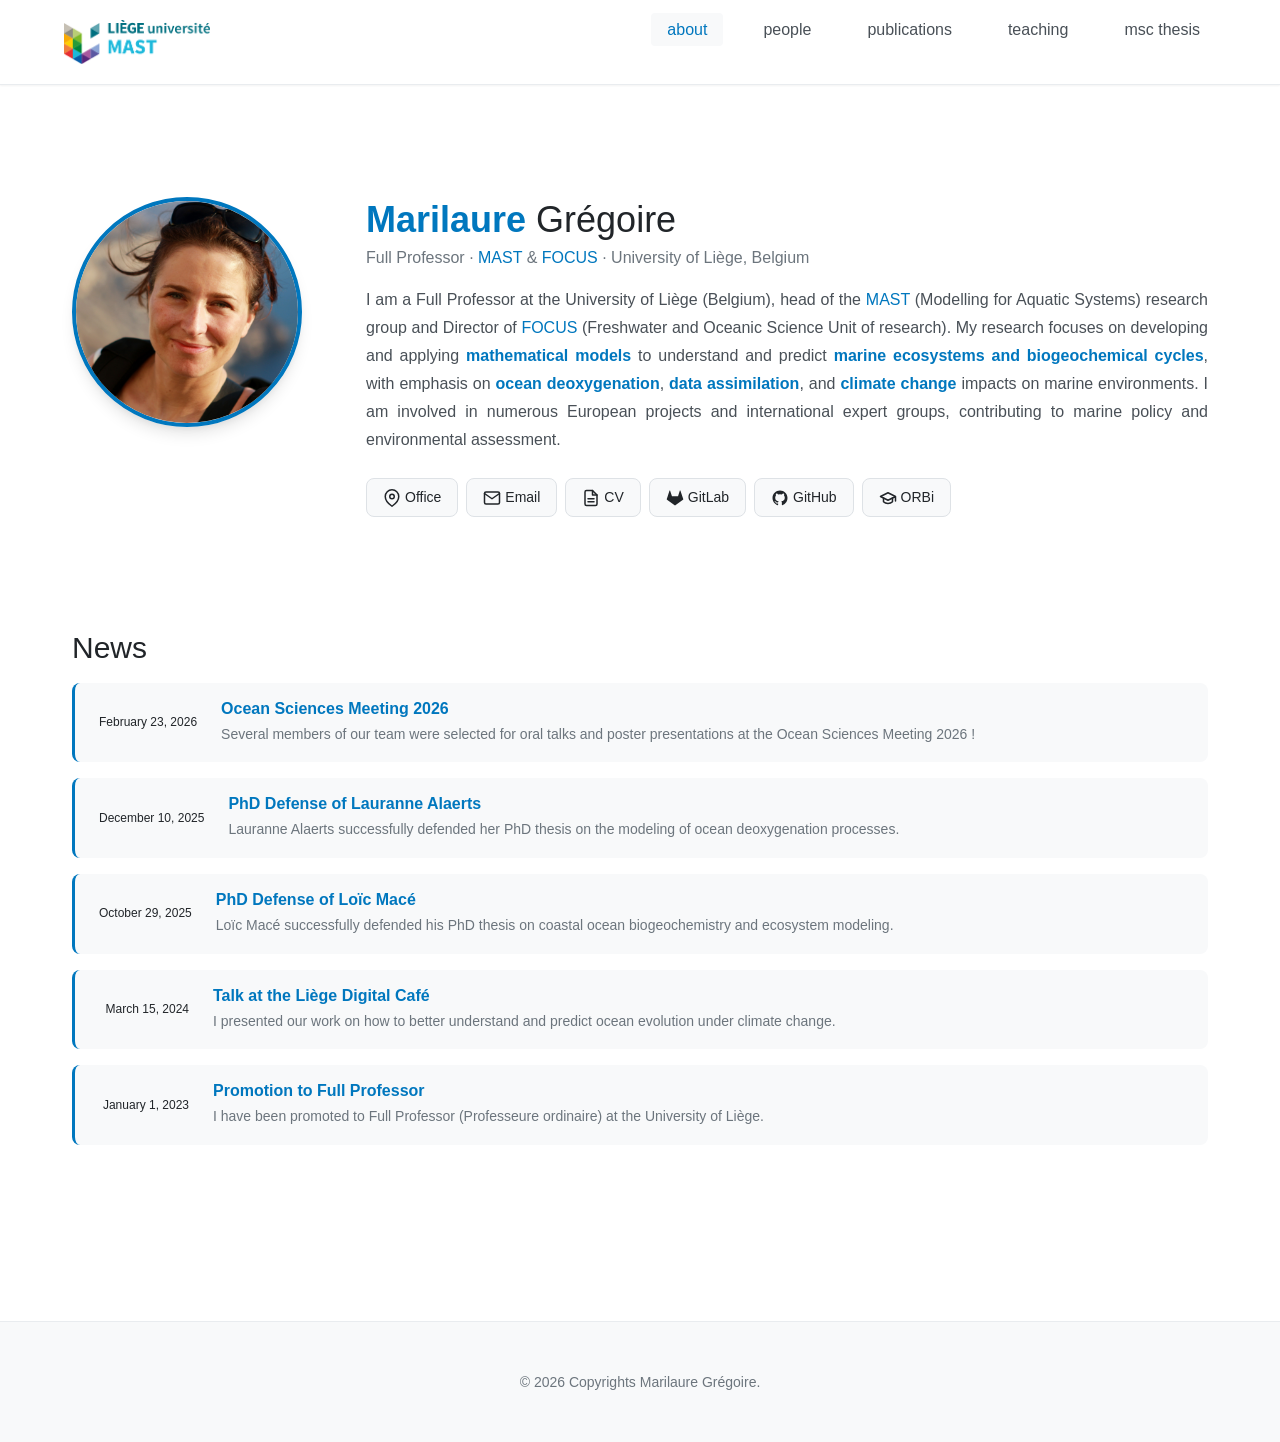
<file: index.html>
<!DOCTYPE html>
<html lang="en">
<head>
    <meta charset="UTF-8">
    <meta name="viewport" content="width=device-width, initial-scale=1.0">
    <meta name="description" content="Marilaure Grégoire - Full Professor at University of Liège, Director of MAST research group specializing in marine ecosystem modeling and ocean biogeochemistry.">
    <meta name="keywords" content="Marilaure Grégoire, MAST, ocean modeling, marine ecosystems, biogeochemistry, data assimilation, ULiège">
    <meta name="author" content="Marilaure Grégoire">

    <!-- Open Graph meta tags -->
    <meta property="og:title" content="Modelling for Aquatic Systems (MAST)">
    <meta property="og:type" content="website">

    <title>Marilaure Grégoire - About</title>

    <!-- Stylesheet -->
    <link rel="stylesheet" href="css/main.css">
</head>
<body>
    <!-- Header & Navigation -->
    <header class="site-header">
        <nav class="nav-container">
            <img src="assets/mast.png" alt="MAST" class="nav-logo-mast">
            <button class="mobile-menu-toggle" aria-label="Toggle navigation menu">☰</button>

            <ul class="nav-menu">
                <li><a href="index.html" class="active">about</a></li>
                <li><a href="pages/people.html">people</a></li>
                <li><a href="pages/publications.html">publications</a></li>
                <li><a href="pages/teaching.html">teaching</a></li>
                <li><a href="pages/thesis-topics.html">msc thesis</a></li>
            </ul>
        </nav>
    </header>

    <!-- Main Content -->
    <main class="main-content">
        <!-- Hero Section -->
        <section class="hero">
            <img src="assets/people/marilaure_gregoire.jpg"
                 alt="Marilaure Grégoire"
                 class="hero-image"
                 loading="lazy">

            <div class="hero-content">
                <h1 class="hero-title"><strong class="name-first">Marilaure</strong> Grégoire</h1>
                <p class="hero-subtitle">
                    Full Professor &middot;
                    <a href="https://www.mast.uliege.be/" target="_blank" rel="noopener">MAST</a>
                    &amp;
                    <a href="https://www.focus.uliege.be/" target="_blank" rel="noopener">FOCUS</a>
                    &middot; University of Liège, Belgium
                </p>

                <p class="hero-bio">
                    I am a Full Professor at the University of Liège (Belgium), head of the
                    <a href="https://www.mast.uliege.be/" target="_blank" rel="noopener">MAST</a>
                    (Modelling for Aquatic Systems) research group and Director of
                    <a href="https://www.focus.uliege.be/" target="_blank" rel="noopener">FOCUS</a>
                    (Freshwater and Oceanic Science Unit of research). My research focuses on
                    developing and applying <strong class="topic-highlight">mathematical models</strong> to understand and predict
                    <strong class="topic-highlight">marine ecosystems and biogeochemical cycles</strong>, with emphasis on
                    <strong class="topic-highlight">ocean deoxygenation</strong>,
                    <strong class="topic-highlight">data assimilation</strong>, and
                    <strong class="topic-highlight">climate change</strong> impacts on marine environments. I am
                    involved in numerous European projects and international expert groups,
                    contributing to marine policy and environmental assessment.
                </p>

                <div class="hero-links">
                    <a href="https://maps.app.goo.gl/ySG5SSZdLDBRMUTg8" target="_blank" rel="noopener">
                        <svg width="18" height="18" viewBox="0 0 24 24" fill="none" stroke="currentColor" stroke-width="2" stroke-linecap="round" stroke-linejoin="round" aria-hidden="true"><path d="M21 10c0 7-9 13-9 13s-9-6-9-13a9 9 0 0 1 18 0z"/><circle cx="12" cy="10" r="3"/></svg>
                        <span class="link-label">Office</span>
                    </a>
                    <a href="mailto:mgregoire@uliege.be">
                        <svg width="18" height="18" viewBox="0 0 24 24" fill="none" stroke="currentColor" stroke-width="2" stroke-linecap="round" stroke-linejoin="round" aria-hidden="true"><path d="M4 4h16c1.1 0 2 .9 2 2v12c0 1.1-.9 2-2 2H4c-1.1 0-2-.9-2-2V6c0-1.1.9-2 2-2z"/><polyline points="22,6 12,13 2,6"/></svg>
                        <span class="link-label">Email</span>
                    </a>
                    <a href="assets/cv.pdf" target="_blank">
                        <svg width="18" height="18" viewBox="0 0 24 24" fill="none" stroke="currentColor" stroke-width="2" stroke-linecap="round" stroke-linejoin="round" aria-hidden="true"><path d="M14 2H6a2 2 0 0 0-2 2v16a2 2 0 0 0 2 2h12a2 2 0 0 0 2-2V8z"/><polyline points="14 2 14 8 20 8"/><line x1="16" y1="13" x2="8" y2="13"/><line x1="16" y1="17" x2="8" y2="17"/></svg>
                        <span class="link-label">CV</span>
                    </a>
                    <a href="https://gitlab.uliege.be/especes/mast" target="_blank" rel="noopener">
                        <svg width="18" height="18" viewBox="0 0 24 24" fill="currentColor" aria-hidden="true"><path d="M22.65 14.39L12 22.13 1.35 14.39a.84.84 0 0 1-.3-.94l1.22-3.78 2.44-7.51A.42.42 0 0 1 4.82 2a.43.43 0 0 1 .58 0 .42.42 0 0 1 .11.18l2.44 7.49h8.1l2.44-7.51A.42.42 0 0 1 18.6 2a.43.43 0 0 1 .58 0 .42.42 0 0 1 .11.18l2.44 7.51L23 13.45a.84.84 0 0 1-.35.94z"/></svg>
                        <span class="link-label">GitLab</span>
                    </a>
                    <a href="https://github.com/Modelling-for-Aquatic-Systems" target="_blank" rel="noopener">
                        <svg width="18" height="18" viewBox="0 0 24 24" fill="currentColor" aria-hidden="true"><path d="M12 2C6.477 2 2 6.484 2 12.017c0 4.425 2.865 8.18 6.839 9.504.5.092.682-.217.682-.483 0-.237-.008-.868-.013-1.703-2.782.605-3.369-1.343-3.369-1.343-.454-1.158-1.11-1.466-1.11-1.466-.908-.62.069-.608.069-.608 1.003.07 1.531 1.032 1.531 1.032.892 1.53 2.341 1.088 2.91.832.092-.647.35-1.088.636-1.338-2.22-.253-4.555-1.113-4.555-4.951 0-1.093.39-1.988 1.029-2.688-.103-.253-.446-1.272.098-2.65 0 0 .84-.27 2.75 1.026A9.564 9.564 0 0 1 12 6.844a9.59 9.59 0 0 1 2.504.337c1.909-1.296 2.747-1.027 2.747-1.027.546 1.379.202 2.398.1 2.651.64.7 1.028 1.595 1.028 2.688 0 3.848-2.339 4.695-4.566 4.943.359.309.678.92.678 1.855 0 1.338-.012 2.419-.012 2.747 0 .268.18.58.688.482A10.02 10.02 0 0 0 22 12.017C22 6.484 17.522 2 12 2z"/></svg>
                        <span class="link-label">GitHub</span>
                    </a>
                    <a href="https://orbi.uliege.be/profile?uid=p001781" target="_blank" rel="noopener">
                        <svg width="18" height="18" viewBox="0 0 24 24" fill="none" stroke="currentColor" stroke-width="2" stroke-linecap="round" stroke-linejoin="round" aria-hidden="true"><path d="M22 10v6M2 10l10-5 10 5-10 5z"/><path d="M6 12v5c3 3 9 3 12 0v-5"/></svg>
                        <span class="link-label">ORBi</span>
                    </a>
                </div>
            </div>
        </section>

        <!-- News Section -->
        <section id="news">
            <h2>News</h2>
            <ul class="news-list" id="news-list">
                <li class="news-item">
                    <time class="news-date">Loading…</time>
                    <h3 class="news-title">Please wait</h3>
                    <p class="news-excerpt">News items are being loaded.</p>
                </li>
            </ul>
        </section>
    </main>

    <!-- Footer -->
    <footer class="site-footer">
        <div class="footer-content">
            <p>© 2026 Copyrights Marilaure Grégoire.</p>
        </div>
    </footer>

    <!-- Scripts -->
    <script src="js/navigation.js"></script>
    <script src="js/main.js"></script>
</body>
</html>
</file>
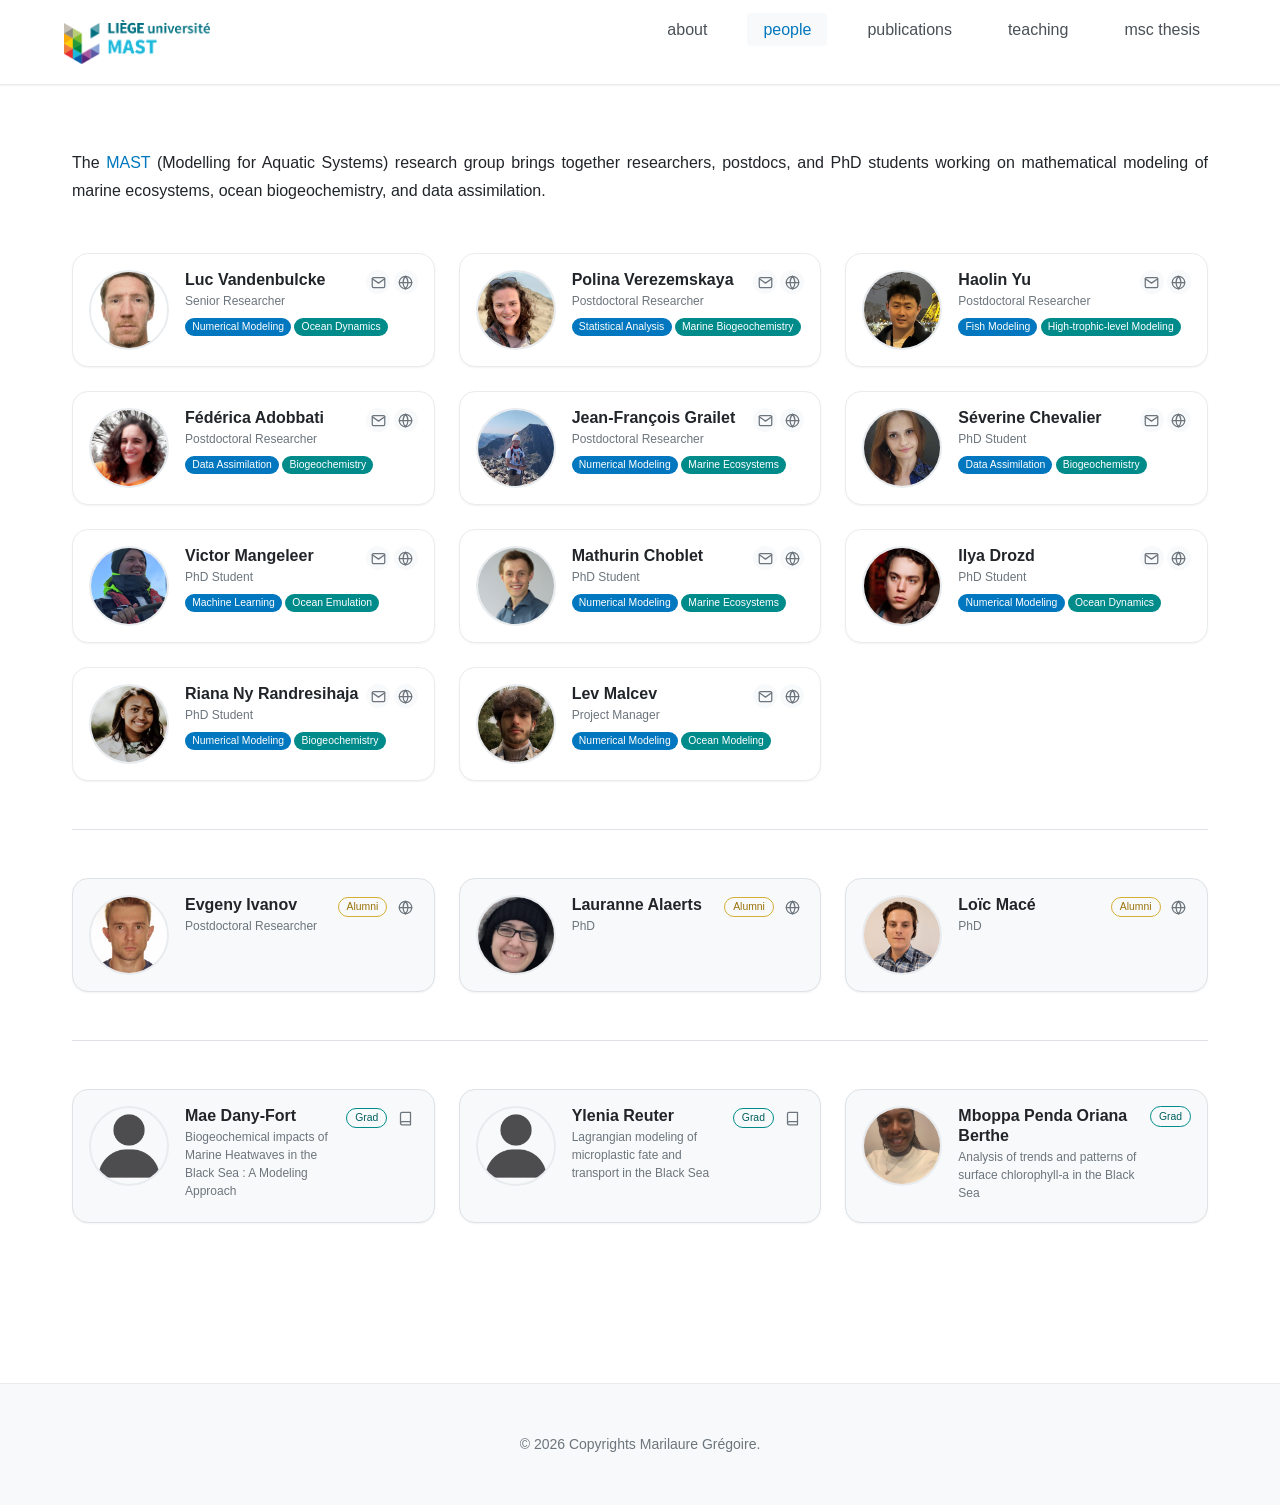
<file: pages/people.html>
<!DOCTYPE html>
<html lang="en">
<head>
    <meta charset="UTF-8">
    <meta name="viewport" content="width=device-width, initial-scale=1.0">
    <meta name="description" content="Meet the MAST research team - postdocs, PhD students working on marine ecosystem modeling and ocean biogeochemistry.">
    <meta name="keywords" content="MAST team, marine research, PhD students, postdocs, ocean modeling">

    <title>Marilaure Grégoire - People</title>

    <!-- Stylesheet -->
    <link rel="stylesheet" href="../css/main.css">
</head>
<body>
    <!-- Header & Navigation -->
    <header class="site-header">
        <nav class="nav-container">
            <img src="../assets/mast.png" alt="MAST" class="nav-logo-mast">
            <button class="mobile-menu-toggle" aria-label="Toggle navigation menu">☰</button>

            <ul class="nav-menu">
                <li><a href="../index.html">about</a></li>
                <li><a href="people.html" class="active">people</a></li>
                <li><a href="publications.html">publications</a></li>
                <li><a href="teaching.html">teaching</a></li>
                <li><a href="thesis-topics.html">msc thesis</a></li>
            </ul>
        </nav>
    </header>

    <!-- Main Content -->
    <main class="main-content">
        <p class="mb-2xl" style="text-align: justify;">
            The <a href="https://www.mast.uliege.be/" target="_blank" rel="noopener">MAST</a>
            (Modelling for Aquatic Systems) research group brings together researchers,
            postdocs, and PhD students working on mathematical modeling of marine ecosystems,
            ocean biogeochemistry, and data assimilation.
        </p>

        <!-- Current team grid -->
        <div class="grid grid-cols-1 grid-cols-2-md grid-cols-3-lg" id="team-grid">
            <div class="person-card">
                <p class="person-role">Loading team members…</p>
            </div>
        </div>

        <hr class="section-divider">

        <!-- Alumni section -->
        <div class="grid grid-cols-1 grid-cols-2-md grid-cols-3-lg" id="alumni-grid">
            <p style="color: var(--gray-600);">Loading alumni…</p>
        </div>

        <hr class="section-divider">

        <!-- Master Students section -->
        <div class="grid grid-cols-1 grid-cols-2-md grid-cols-3-lg" id="master-grid">
            <p style="color: var(--gray-600);">Loading master students…</p>
        </div>

    </main>

    <!-- Footer -->
    <footer class="site-footer">
        <div class="footer-content">
            <p>© 2026 Copyrights Marilaure Grégoire.</p>
        </div>
    </footer>

    <!-- Scripts -->
    <script src="../js/navigation.js"></script>
    <script src="../js/main.js"></script>
    <script src="../js/people.js"></script>
</body>
</html>
</file>
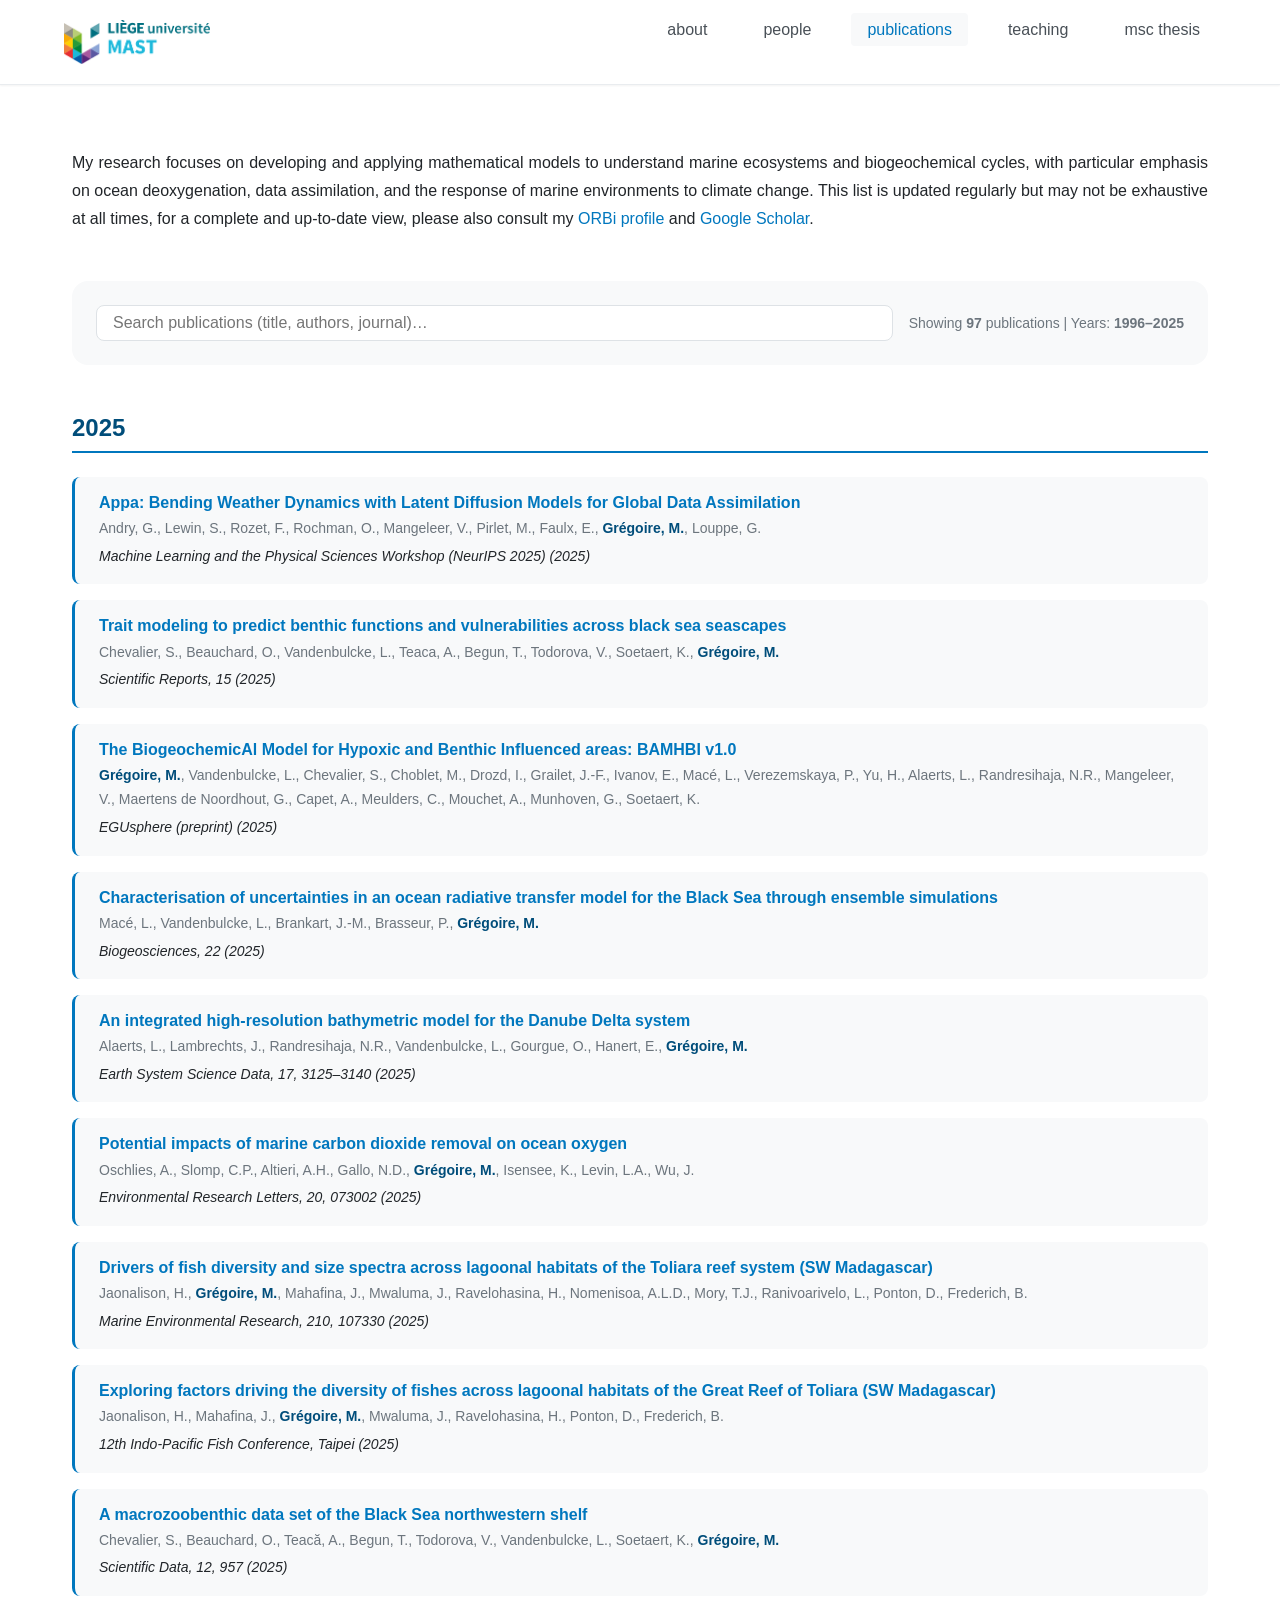
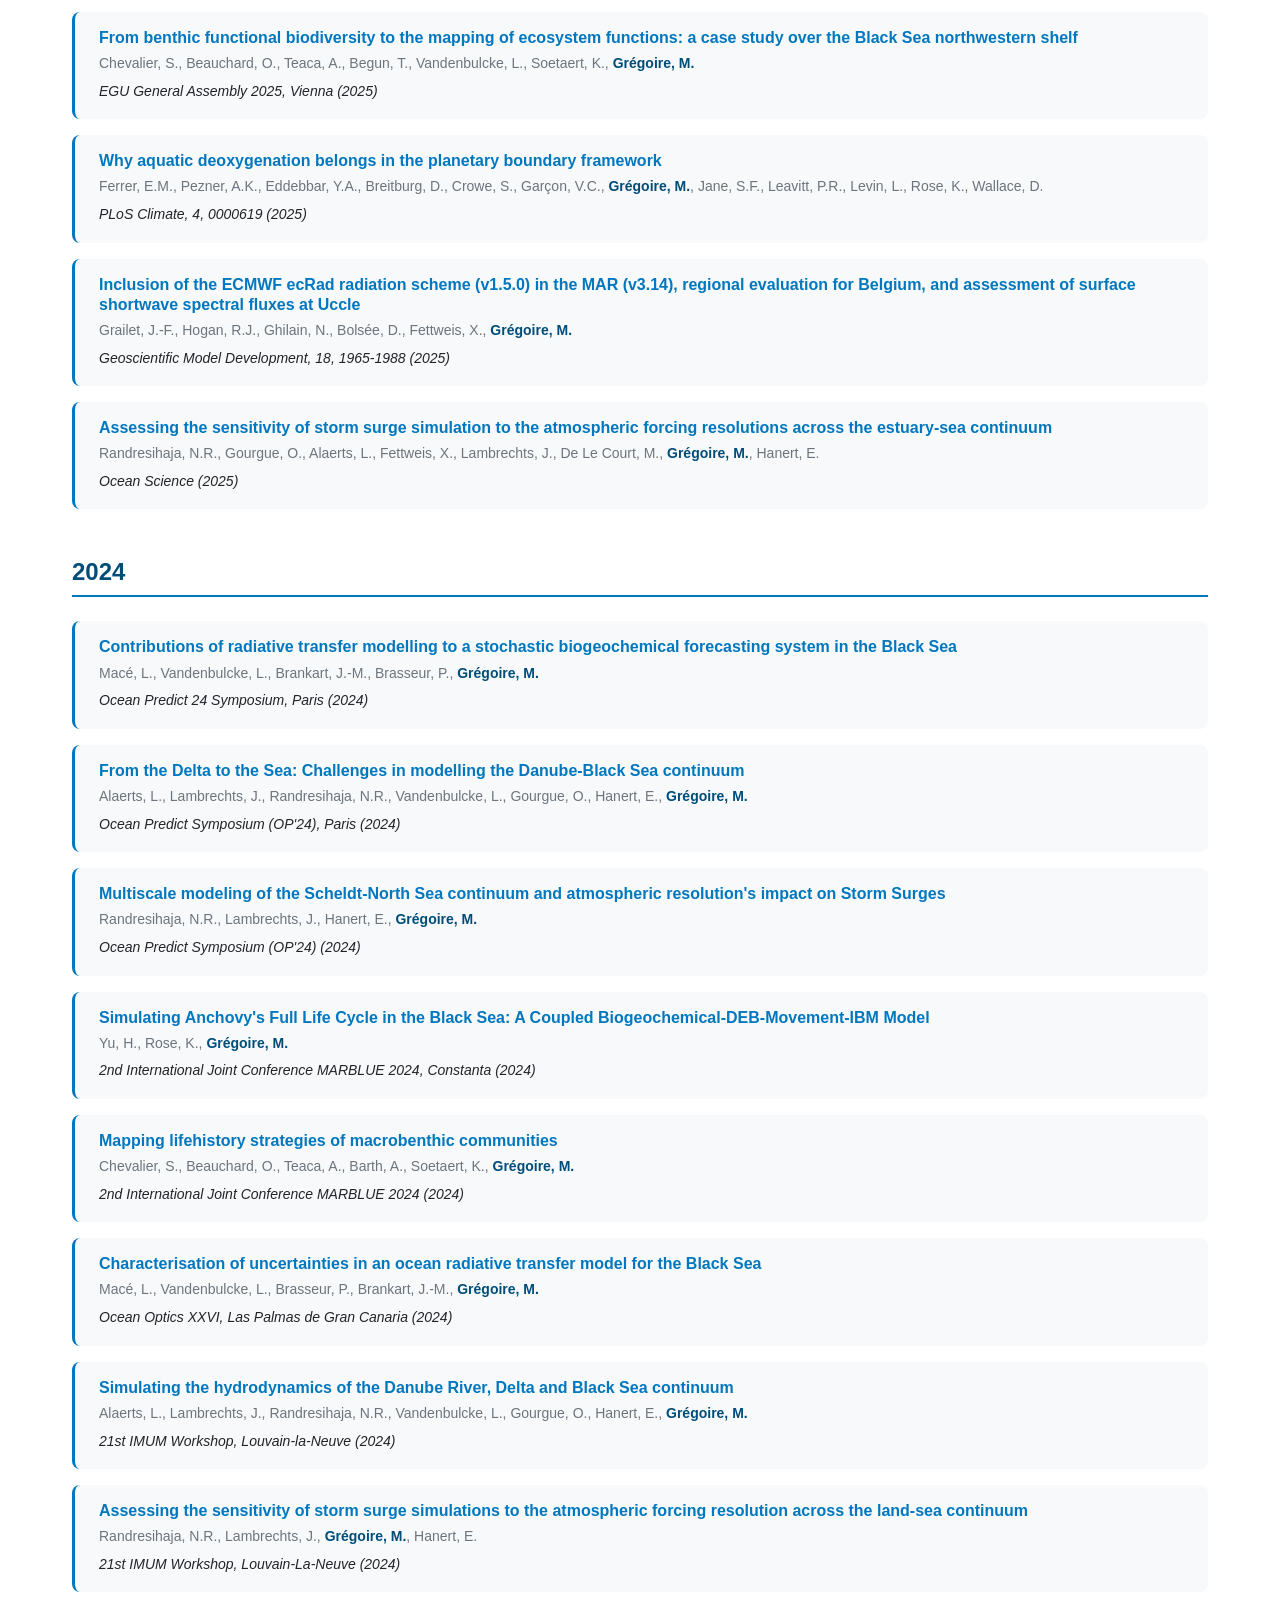
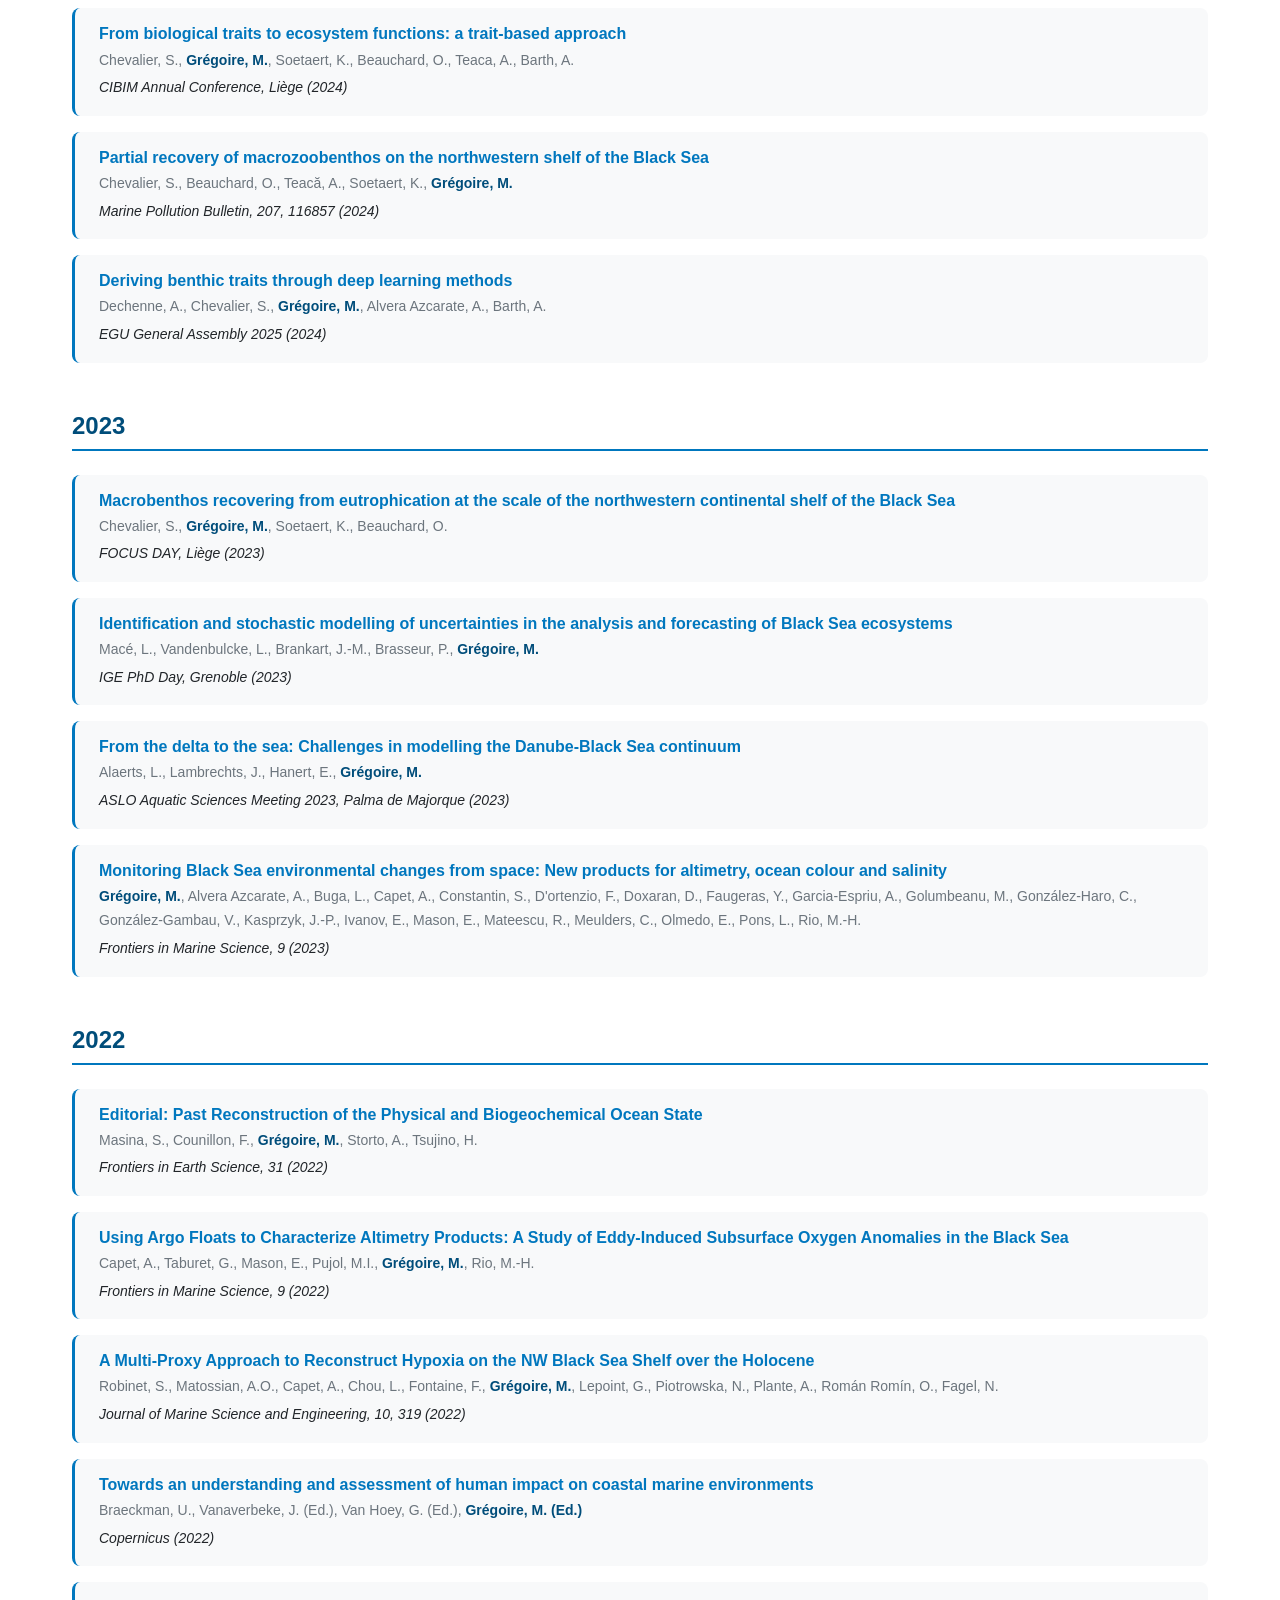
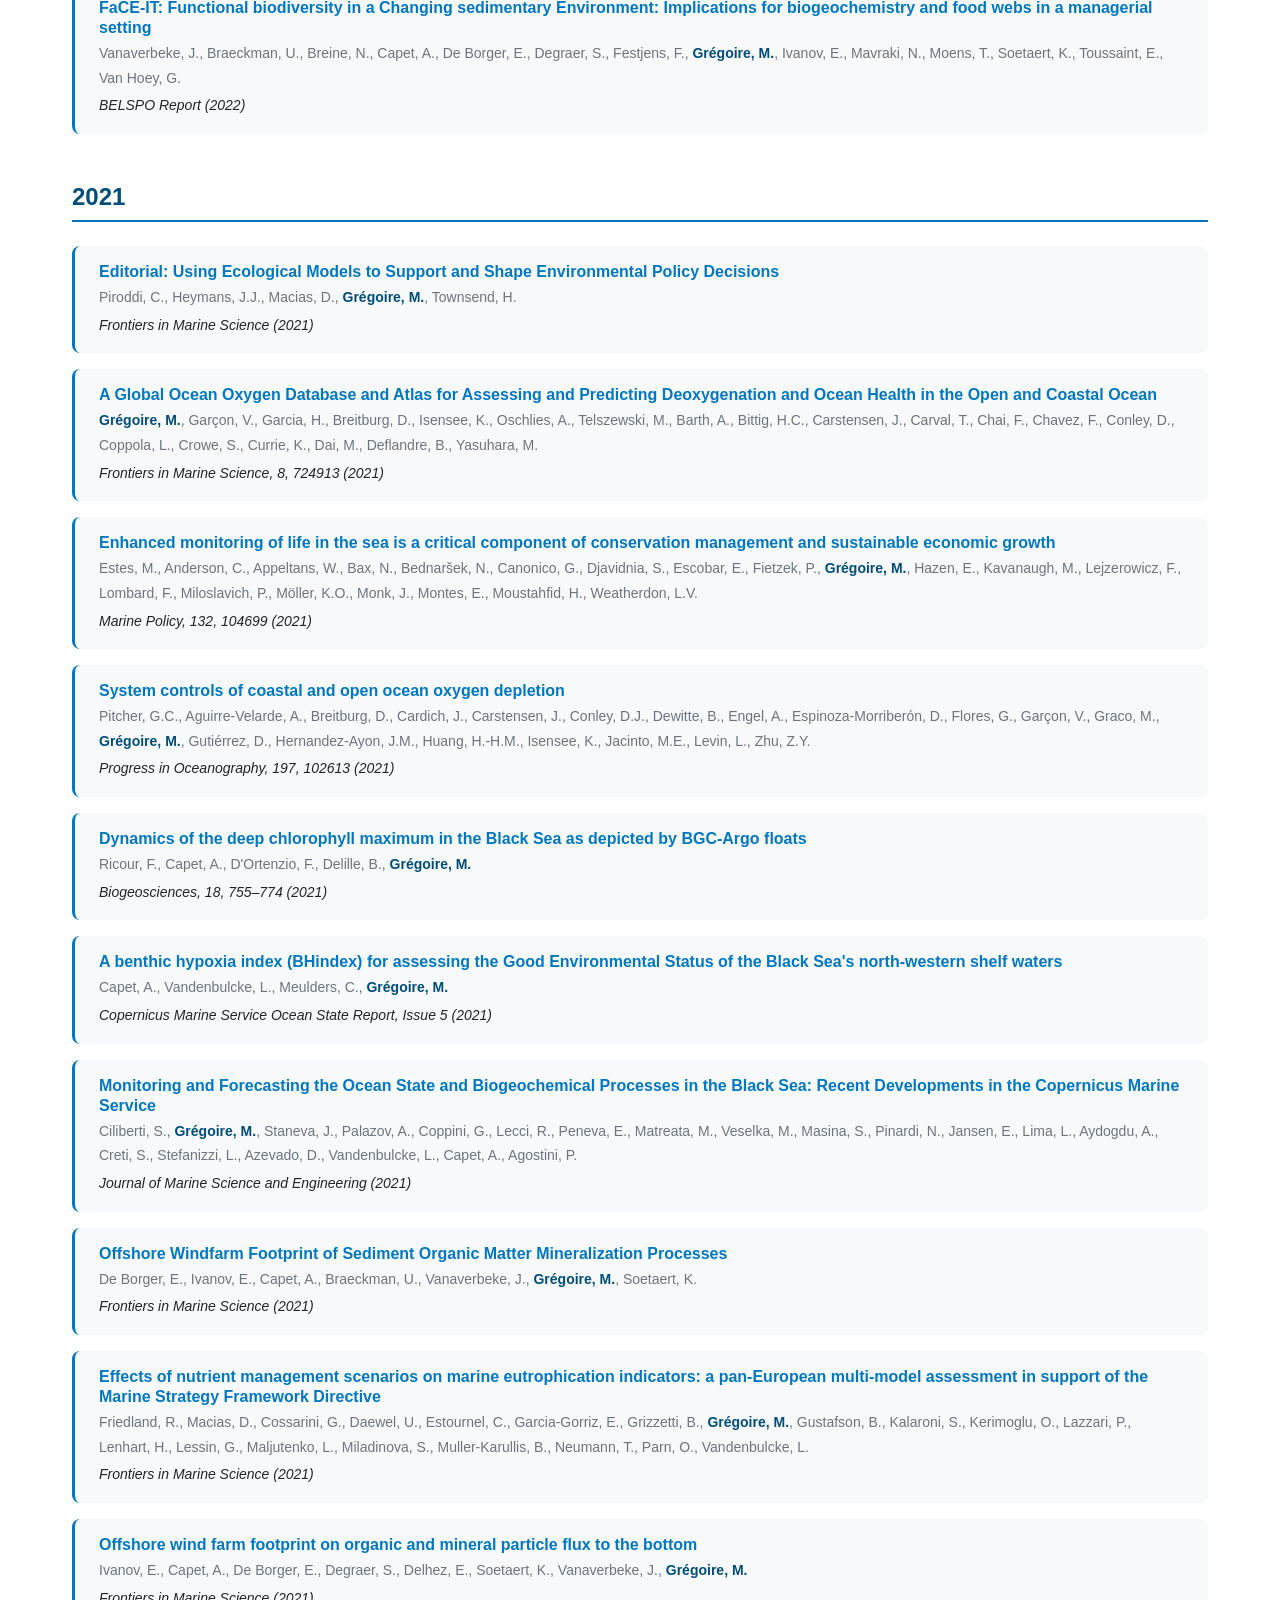
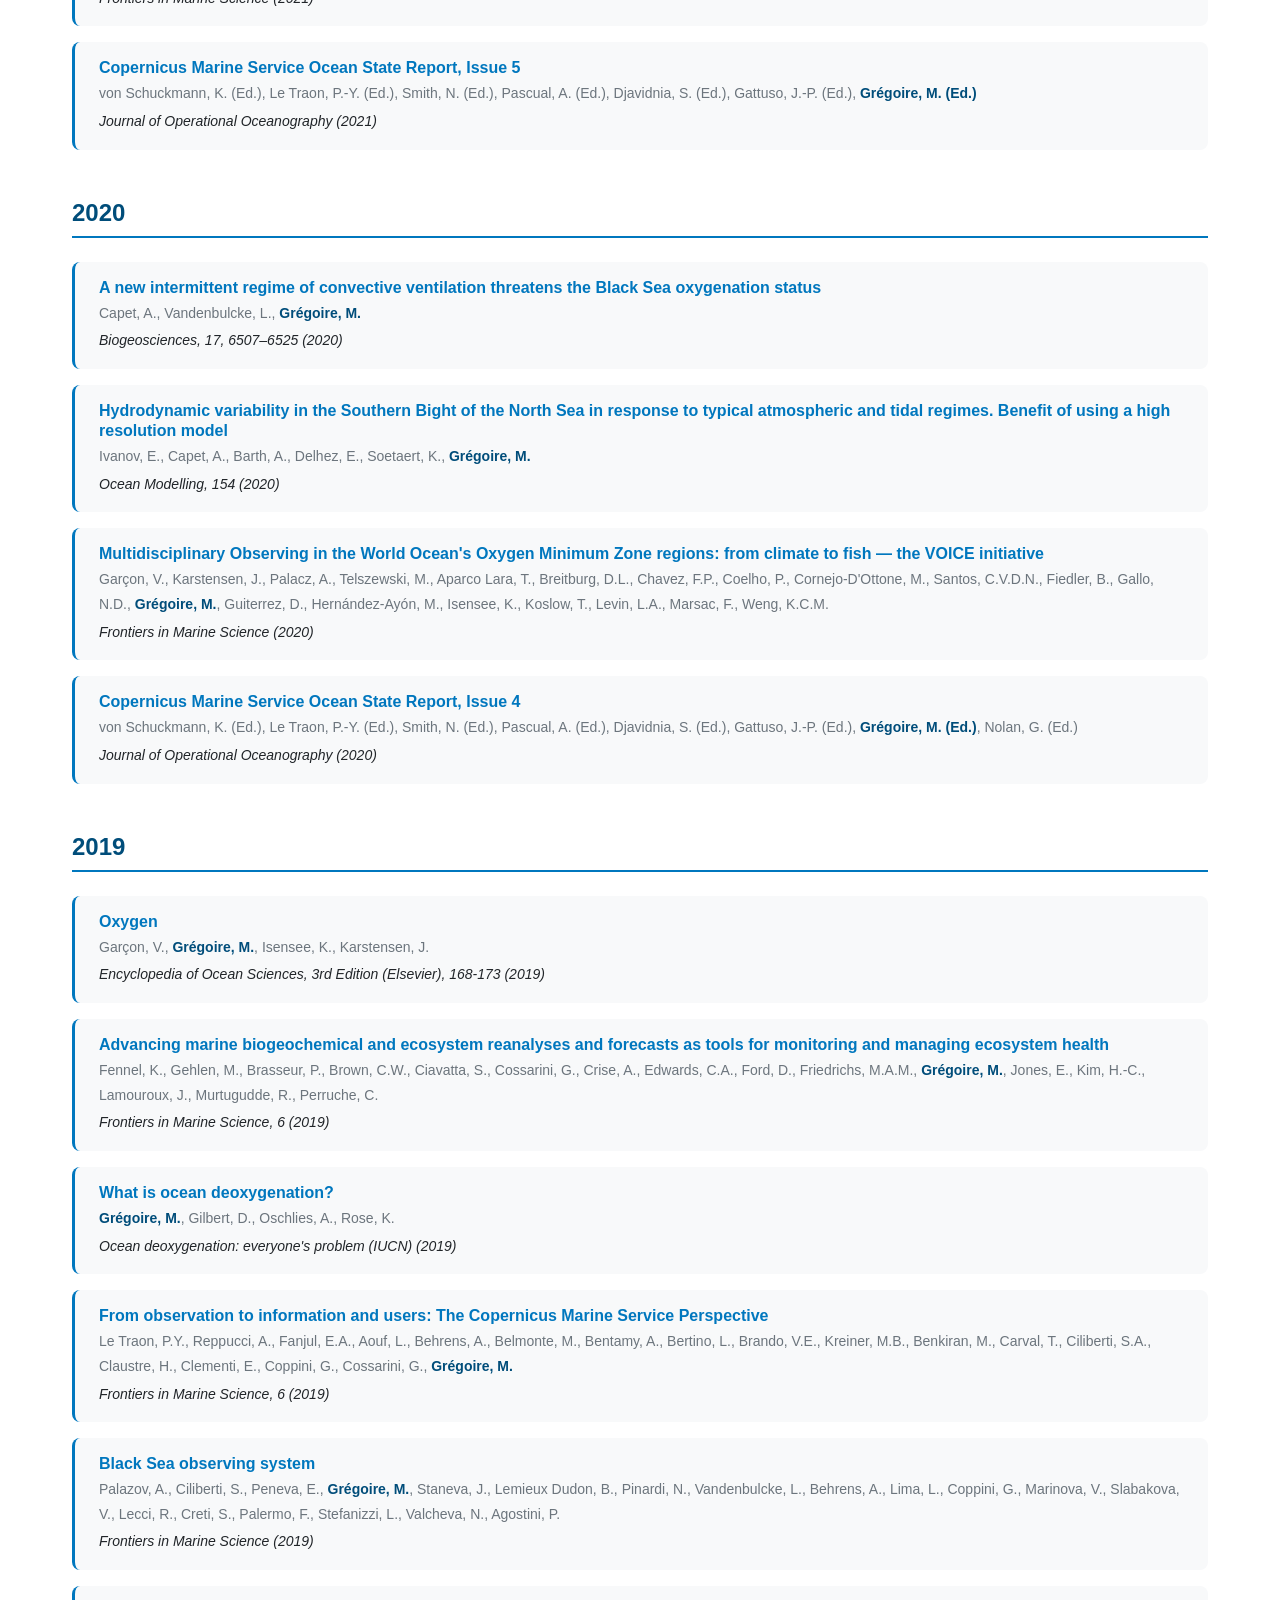
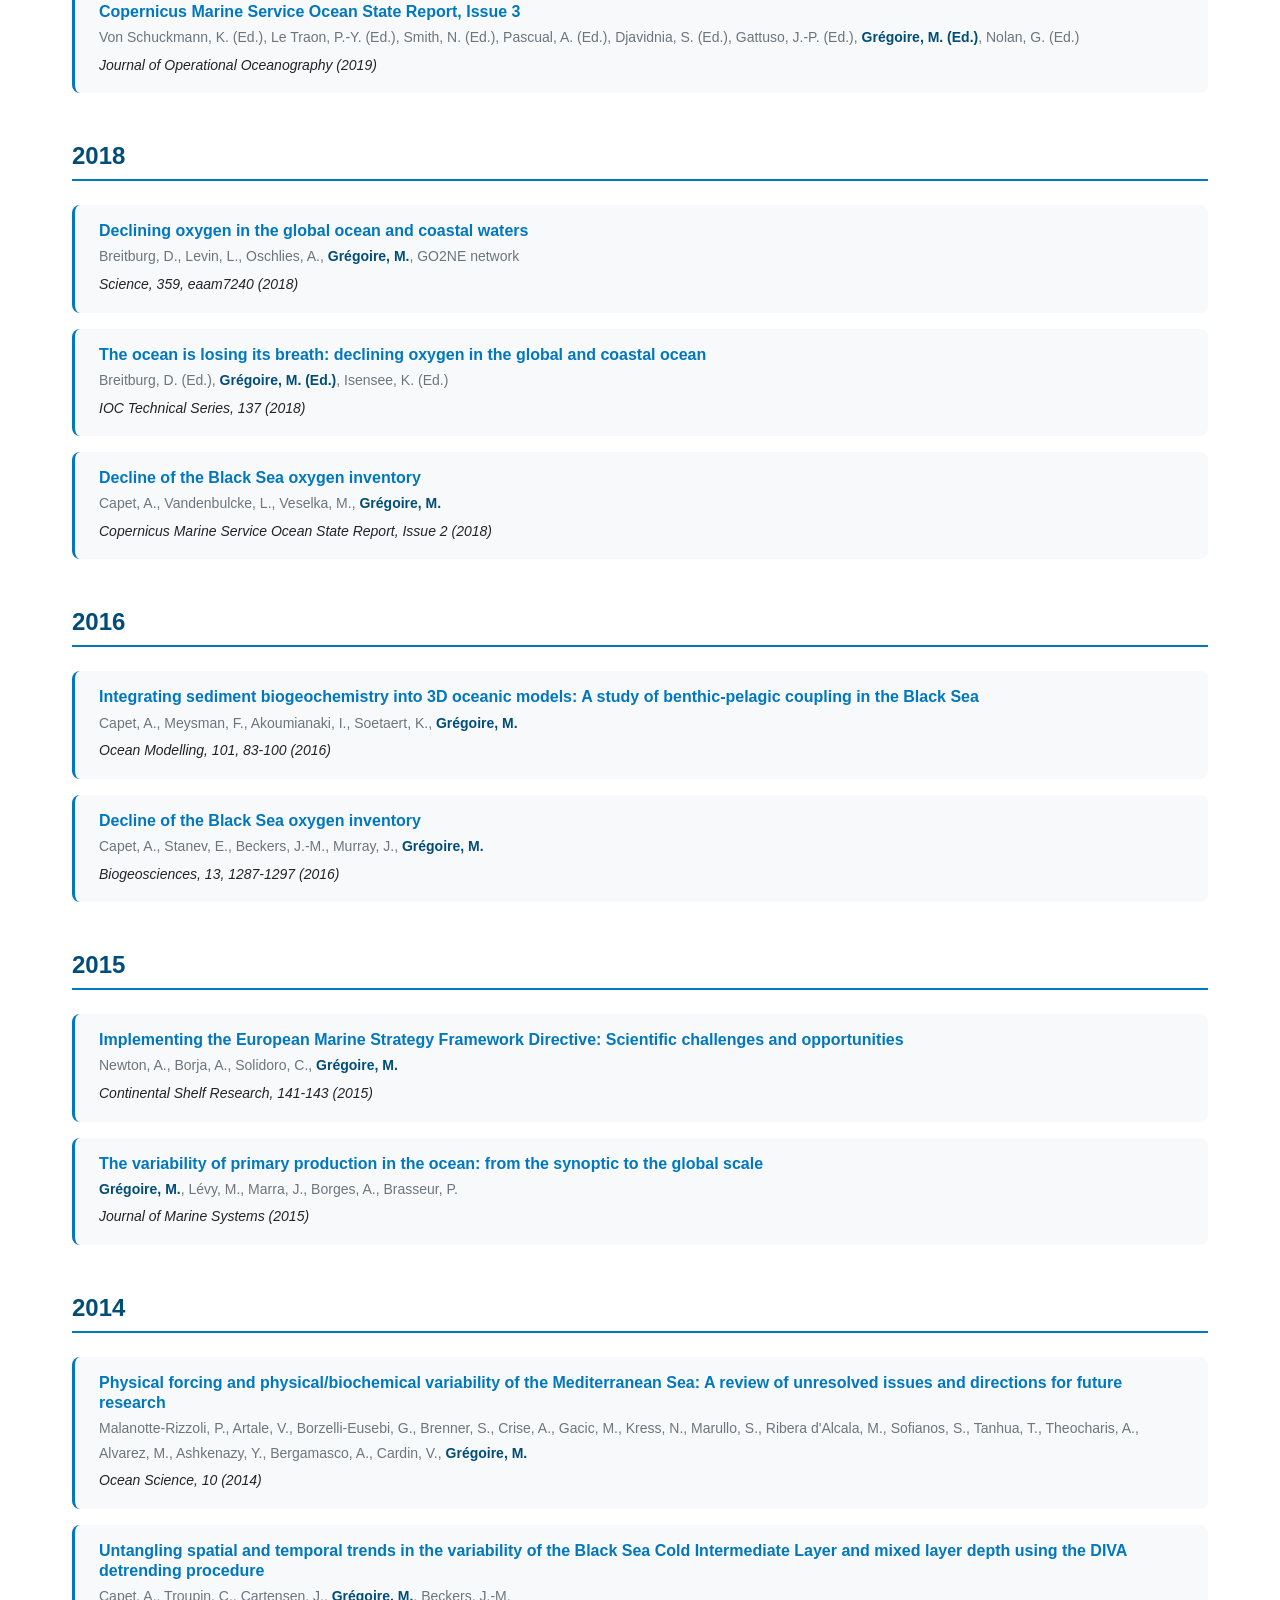
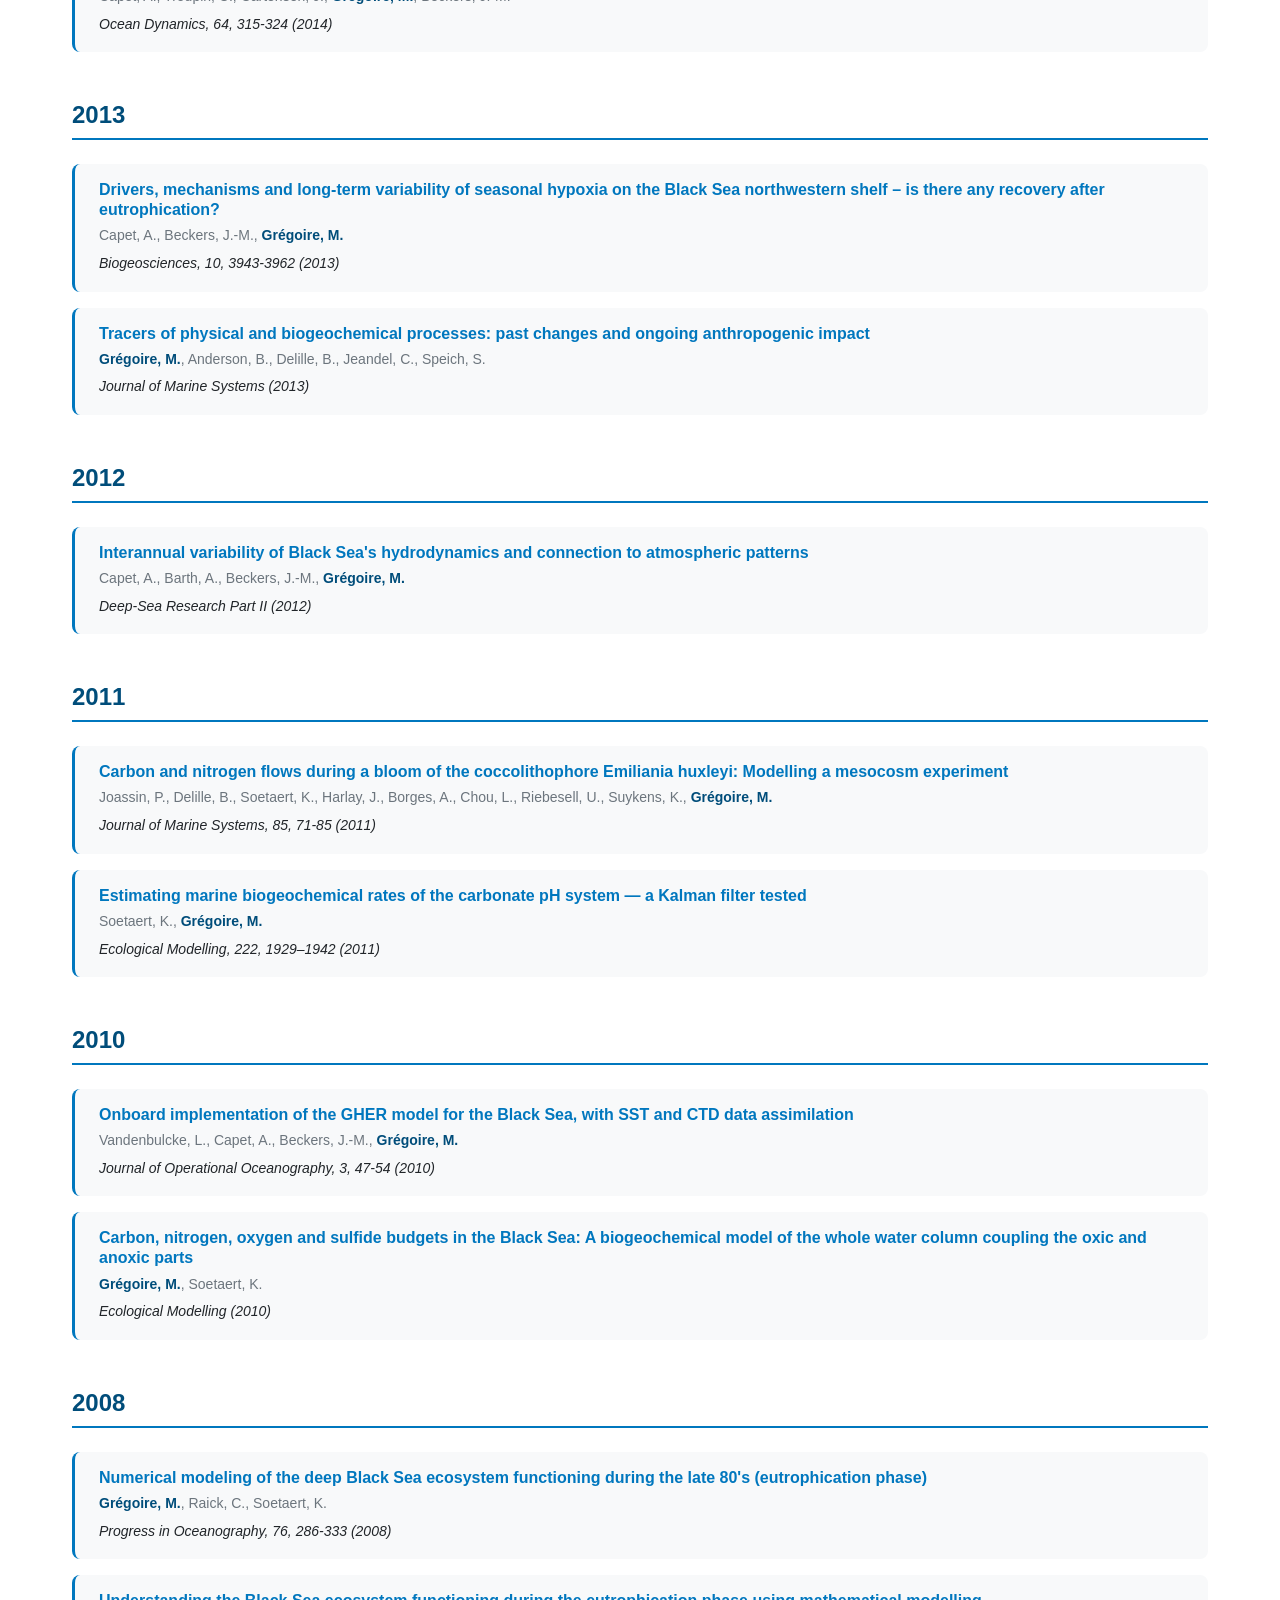
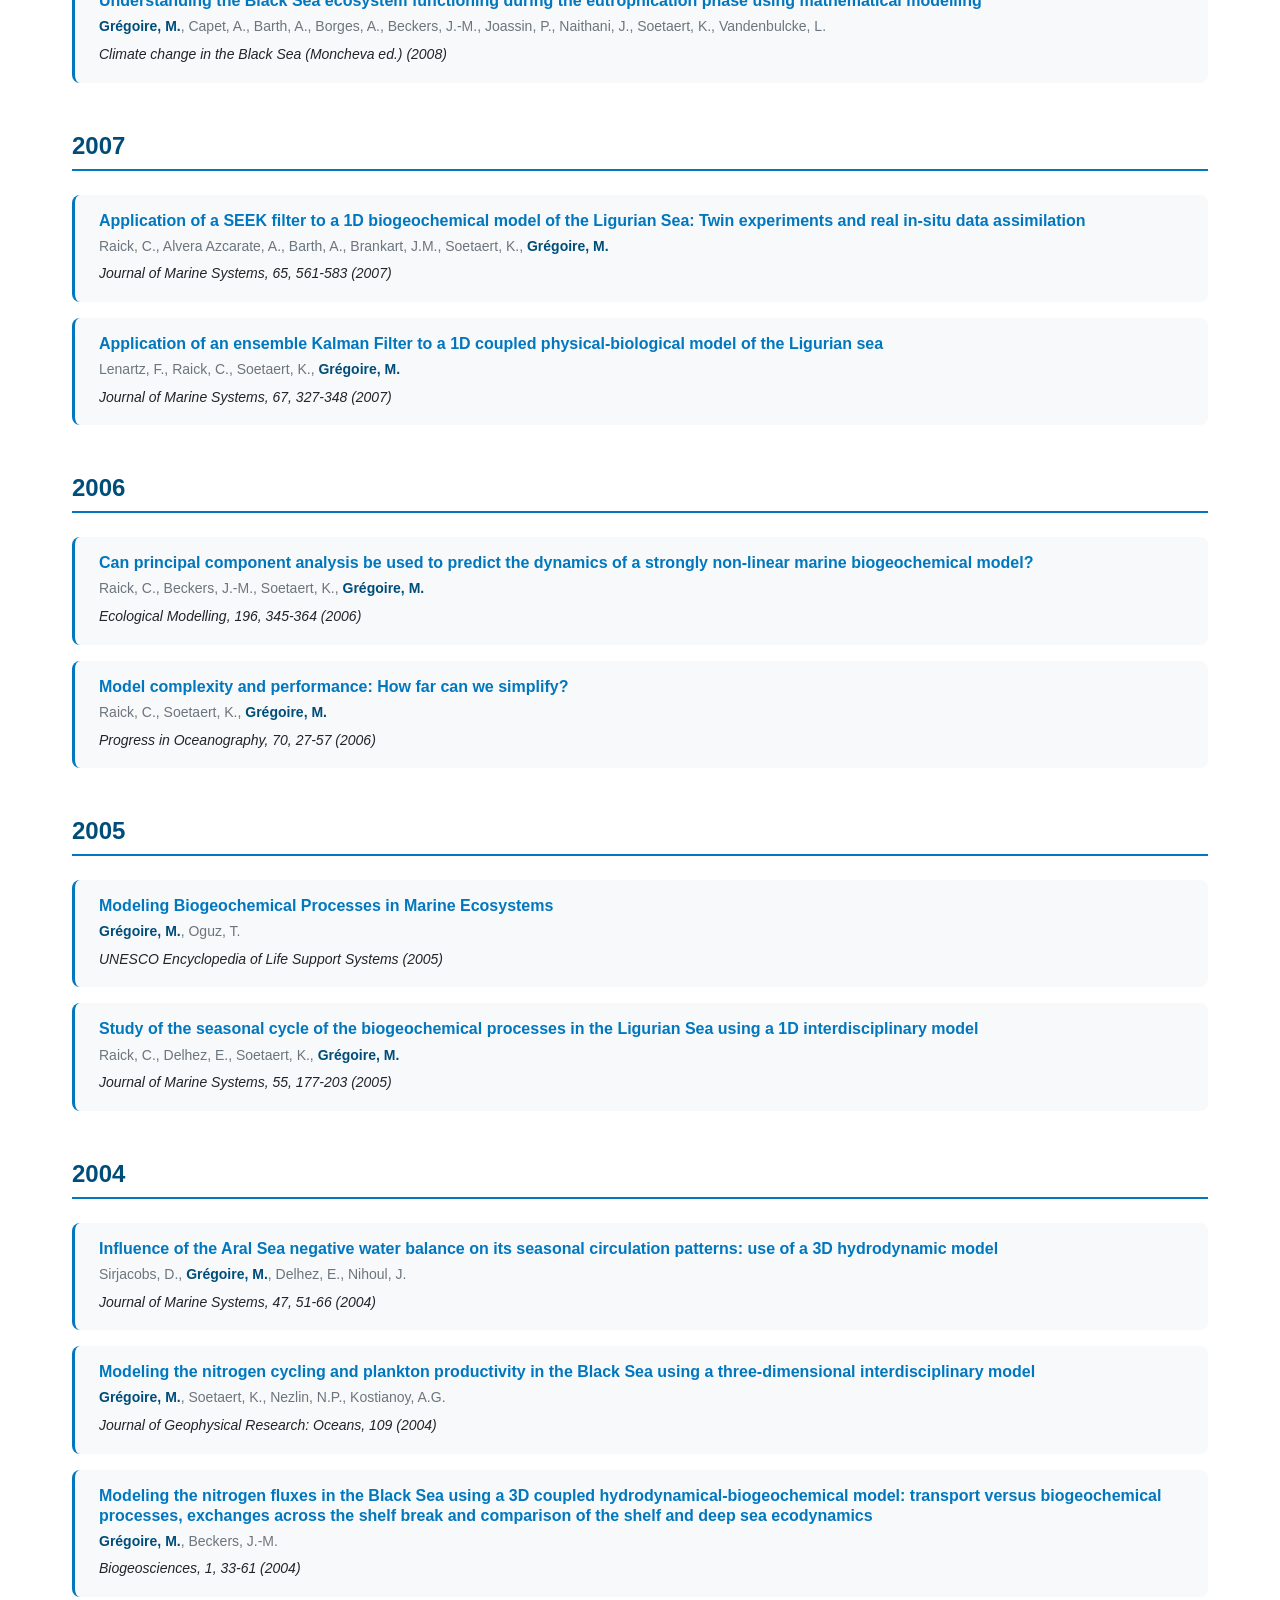
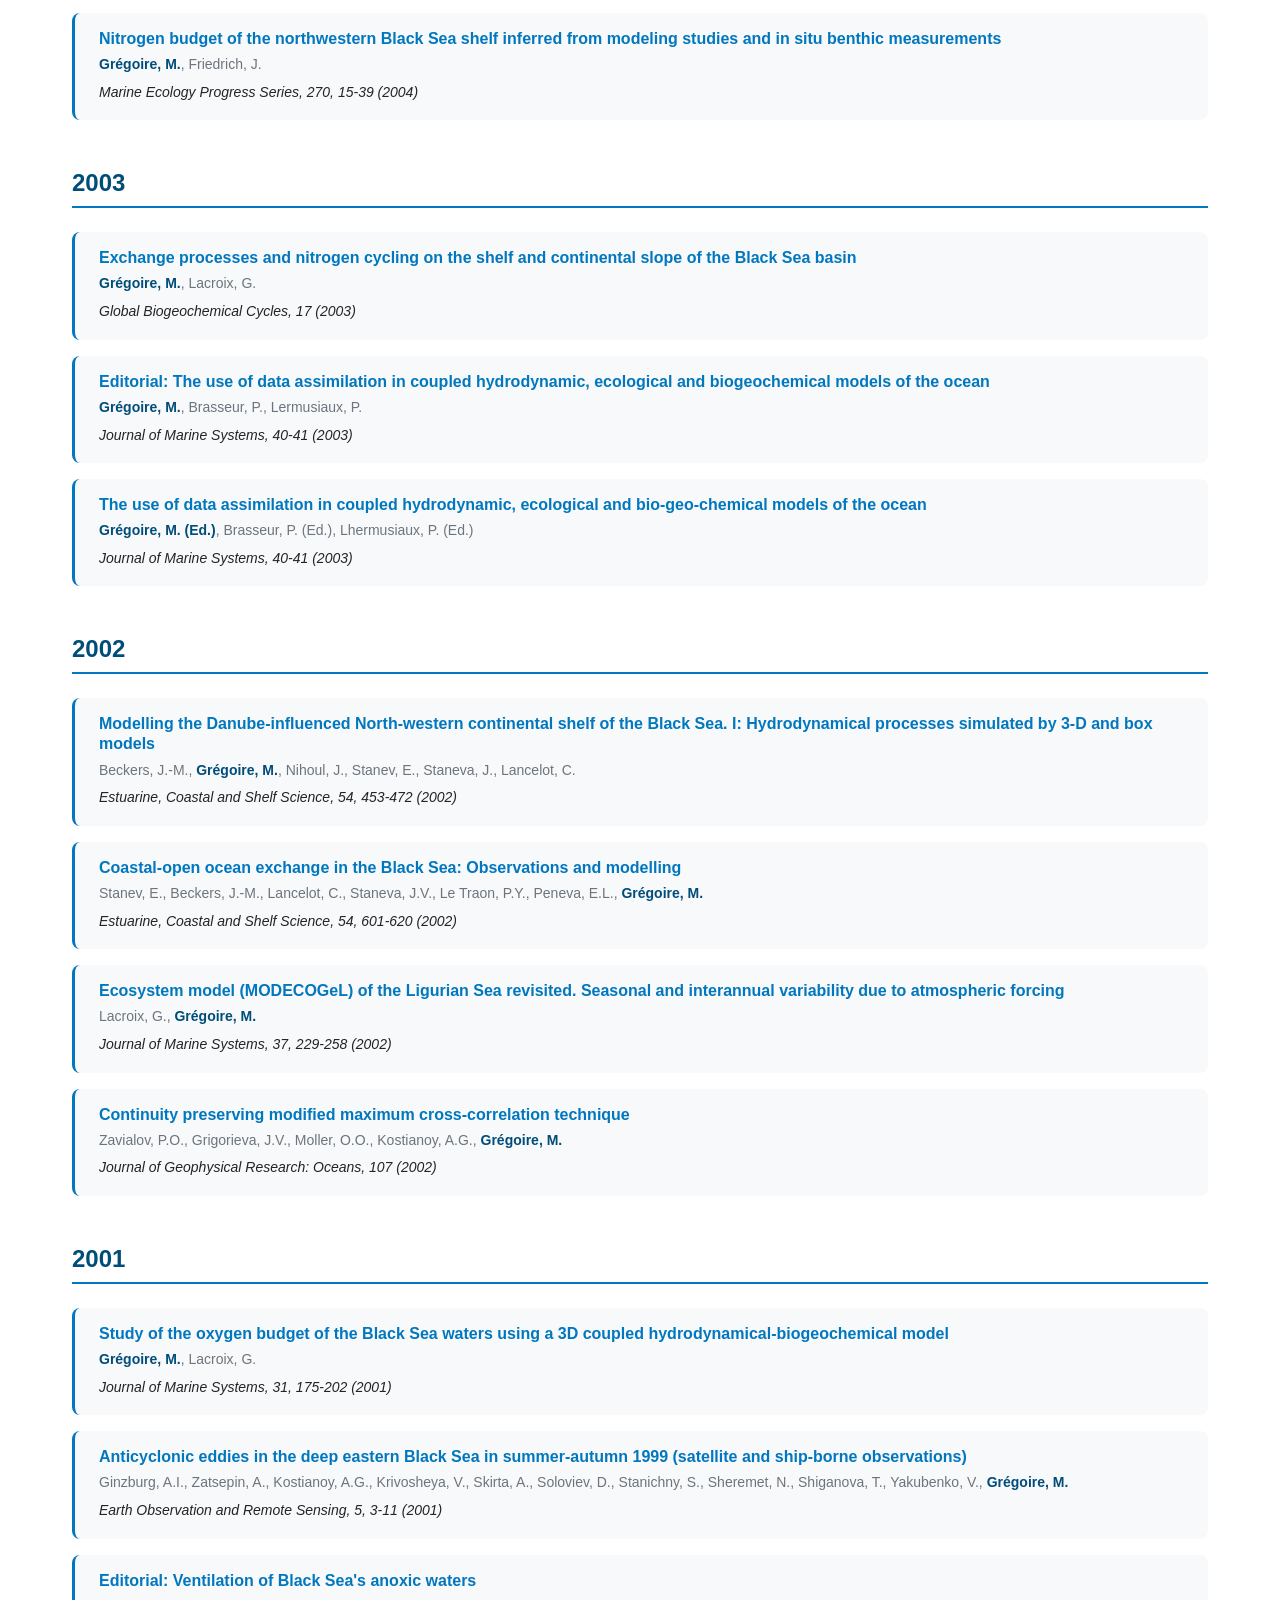
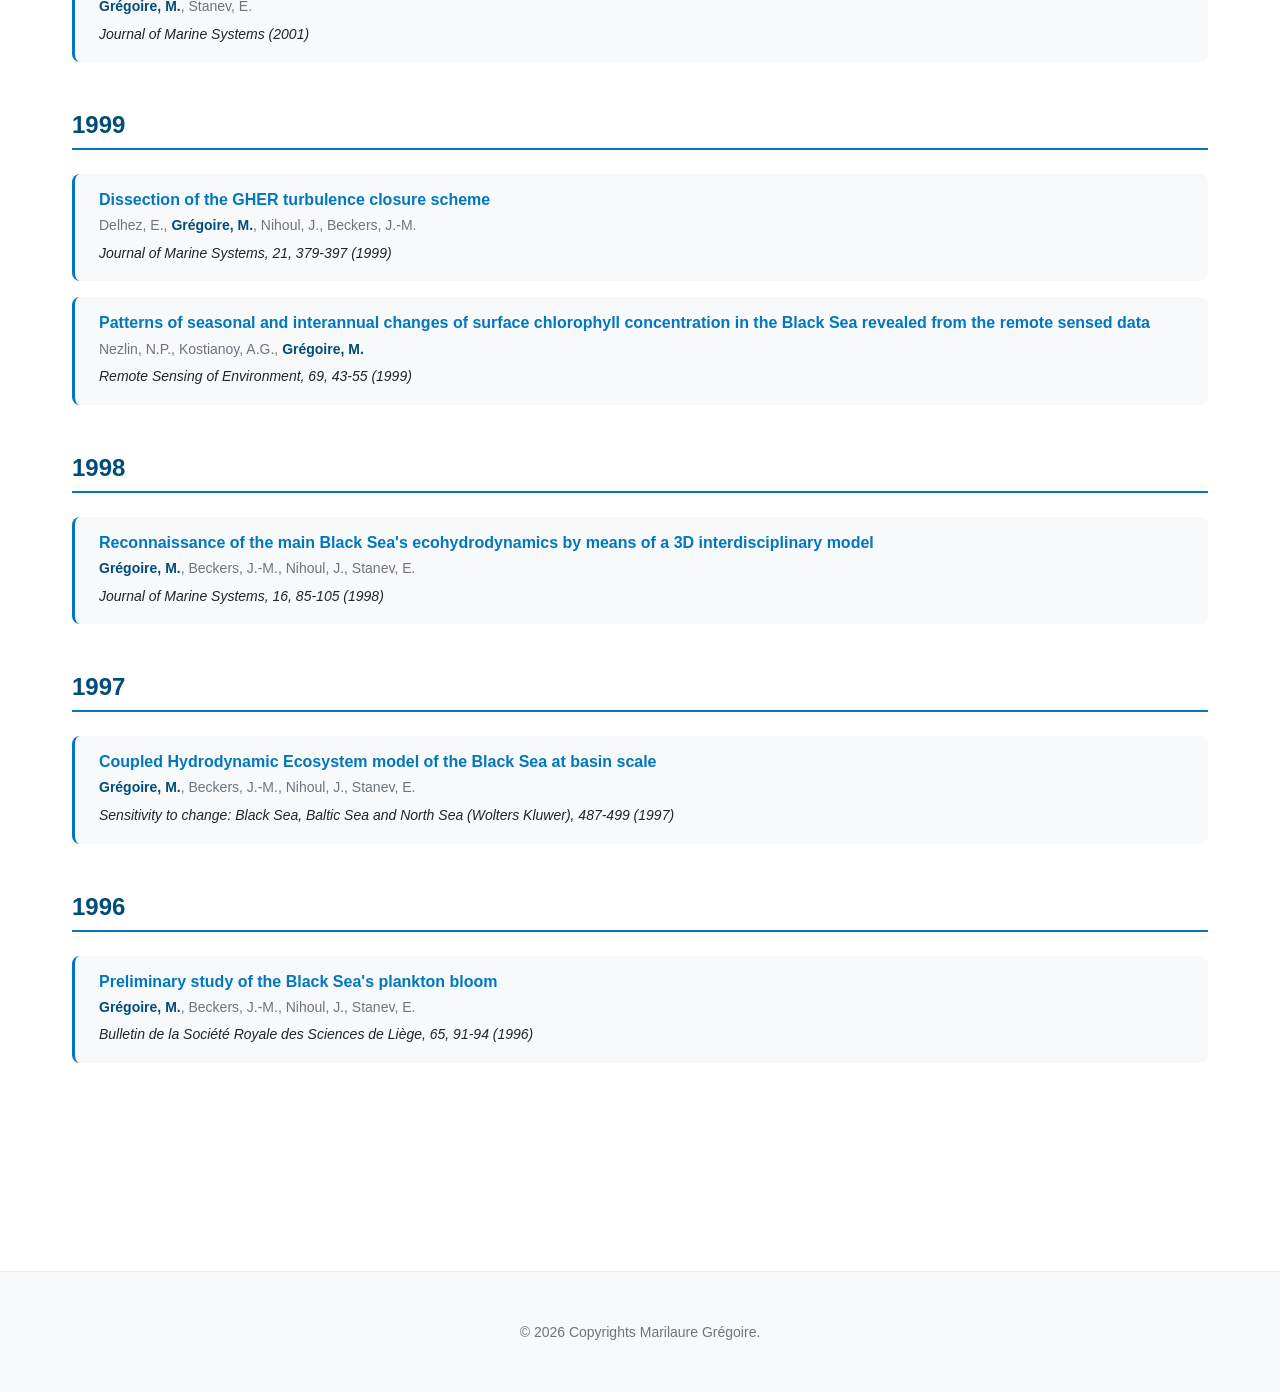
<file: pages/publications.html>
<!DOCTYPE html>
<html lang="en">
<head>
    <meta charset="UTF-8">
    <meta name="viewport" content="width=device-width, initial-scale=1.0">
    <meta name="description" content="Publications by Marilaure Grégoire on marine ecosystem modeling, ocean deoxygenation, biogeochemistry, and data assimilation.">
    <meta name="keywords" content="publications, research papers, ocean modeling, biogeochemistry, data assimilation">

    <title>Marilaure Grégoire - Publications</title>

    <!-- Stylesheet -->
    <link rel="stylesheet" href="../css/main.css">
</head>
<body>
    <!-- Header & Navigation -->
    <header class="site-header">
        <nav class="nav-container">
            <img src="../assets/mast.png" alt="MAST" class="nav-logo-mast">
            <button class="mobile-menu-toggle" aria-label="Toggle navigation menu">☰</button>

            <ul class="nav-menu">
                <li><a href="../index.html">about</a></li>
                <li><a href="people.html">people</a></li>
                <li><a href="publications.html" class="active">publications</a></li>
                <li><a href="teaching.html">teaching</a></li>
                <li><a href="thesis-topics.html">msc thesis</a></li>
            </ul>
        </nav>
    </header>

    <!-- Main Content -->
    <main class="main-content">
        <p class="mb-2xl" style="text-align: justify;">
            My research focuses on developing and applying mathematical models to understand
            marine ecosystems and biogeochemical cycles, with particular emphasis on ocean
            deoxygenation, data assimilation, and the response of marine environments to
            climate change. This list is updated regularly but may not be exhaustive at all
            times, for a complete and up-to-date view, please also consult my
            <a href="https://orbi.uliege.be/profile?uid=p001781" target="_blank" rel="noopener">ORBi profile</a>
            and
            <a href="https://scholar.google.com/citations?user=wizeNHcAAAAJ&hl=fr" target="_blank" rel="noopener">Google Scholar</a>.
        </p>

        <!-- Search + Statistics -->
        <div class="controls mb-2xl">
            <input type="search"
                   id="pub-search"
                   placeholder="Search publications (title, authors, journal)…"
                   aria-label="Search publications">
            <div id="pub-stats">
                <!-- Stats will be updated by JavaScript -->
            </div>
        </div>

        <!-- Publications List -->
        <section id="publications">
            <div id="publications-list">
                <div class="year-group">
                    <p>Loading publications…</p>
                </div>
            </div>
        </section>
    </main>

    <!-- Footer -->
    <footer class="site-footer">
        <div class="footer-content">
            <p>© 2026 Copyrights Marilaure Grégoire.</p>
        </div>
    </footer>

    <!-- Scripts -->
    <script src="../js/navigation.js"></script>
    <script src="../js/main.js"></script>
    <script src="../js/publications.js"></script>
</body>
</html>
</file>
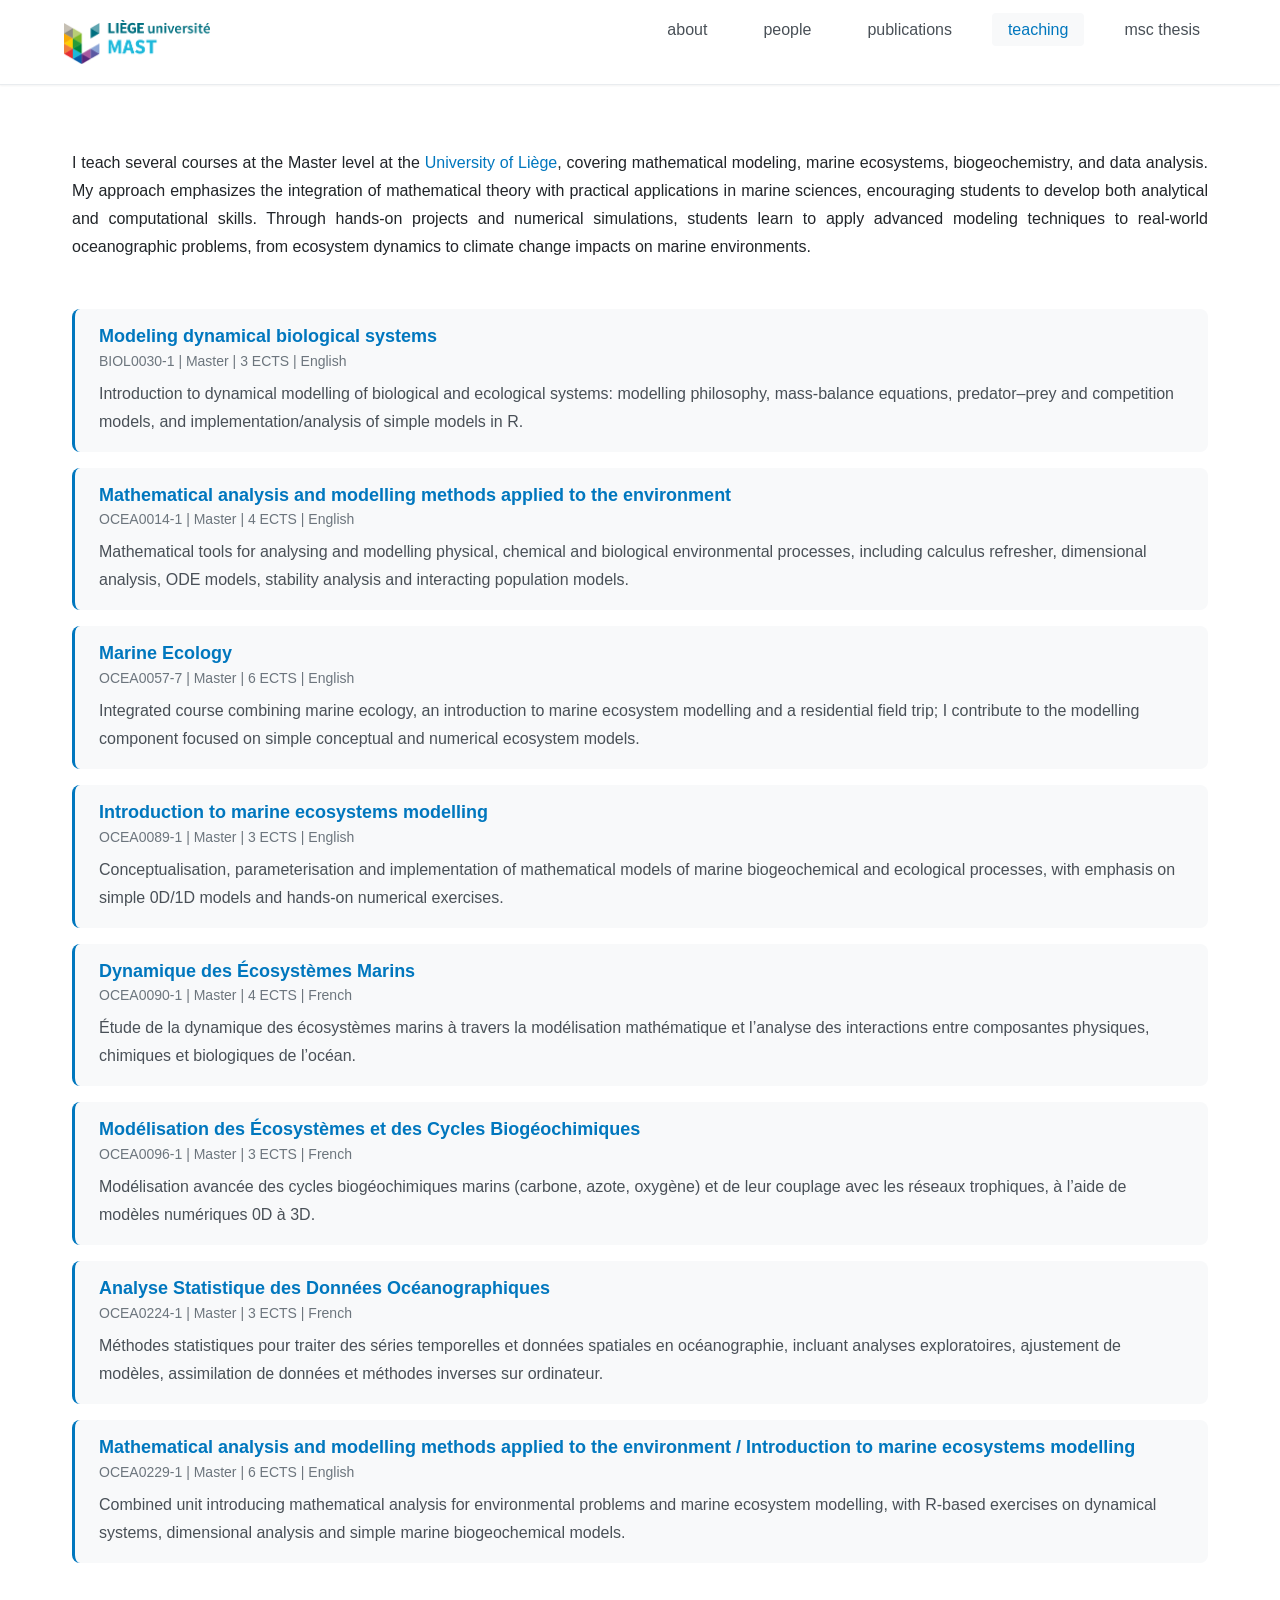
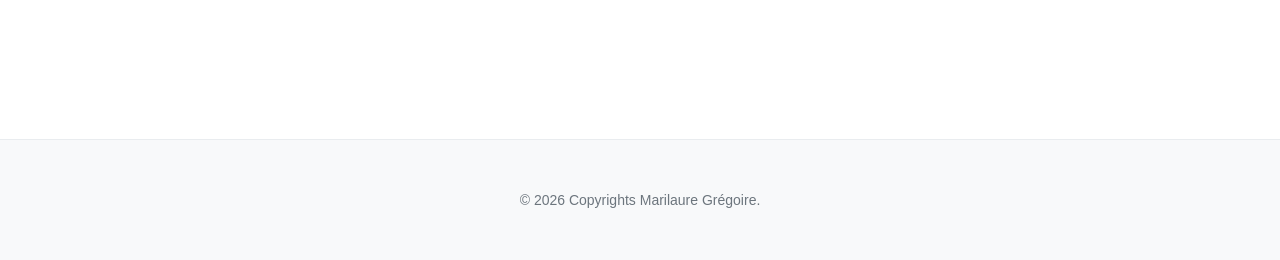
<file: pages/teaching.html>
<!DOCTYPE html>
<html lang="en">
<head>
    <meta charset="UTF-8">
    <meta name="viewport" content="width=device-width, initial-scale=1.0">
    <meta name="description" content="Courses taught by Marilaure Grégoire at University of Liège - marine ecosystem modeling, biogeochemistry, and data assimilation.">
    <meta name="keywords" content="teaching, courses, marine modeling, ocean science, ULiège">

    <title>Marilaure Grégoire - Teaching</title>

    <!-- Stylesheet -->
    <link rel="stylesheet" href="../css/main.css">
</head>
<body>
    <!-- Header & Navigation -->
    <header class="site-header">
        <nav class="nav-container">
            <img src="../assets/mast.png" alt="MAST" class="nav-logo-mast">
            <button class="mobile-menu-toggle" aria-label="Toggle navigation menu">☰</button>

            <ul class="nav-menu">
                <li><a href="../index.html">about</a></li>
                <li><a href="people.html">people</a></li>
                <li><a href="publications.html">publications</a></li>
                <li><a href="teaching.html" class="active">teaching</a></li>
                <li><a href="thesis-topics.html">msc thesis</a></li>
            </ul>
        </nav>
    </header>

    <!-- Main Content -->
    <main class="main-content">
        <p class="mb-2xl" style="text-align: justify;">
            I teach several courses at the Master level at the <a href="https://www.uliege.be/" target="_blank" rel="noopener">University of Liège</a>, covering
            mathematical modeling, marine ecosystems, biogeochemistry, and data analysis.
            My approach emphasizes the integration of mathematical theory with practical
            applications in marine sciences, encouraging students to develop both analytical
            and computational skills. Through hands-on projects and numerical simulations,
            students learn to apply advanced modeling techniques to real-world oceanographic
            problems, from ecosystem dynamics to climate change impacts on marine environments.
        </p>

        <!-- Course List -->
        <section id="courses">
            <div id="course-list">
                <div class="course-item">
                    <p>Loading courses…</p>
                </div>
            </div>
        </section>
    </main>

    <!-- Footer -->
    <footer class="site-footer">
        <div class="footer-content">
            <p>© 2026 Copyrights Marilaure Grégoire.</p>
        </div>
    </footer>

    <!-- Scripts -->
    <script src="../js/navigation.js"></script>
    <script src="../js/main.js"></script>
    <script src="../js/teaching.js"></script>
</body>
</html>
</file>
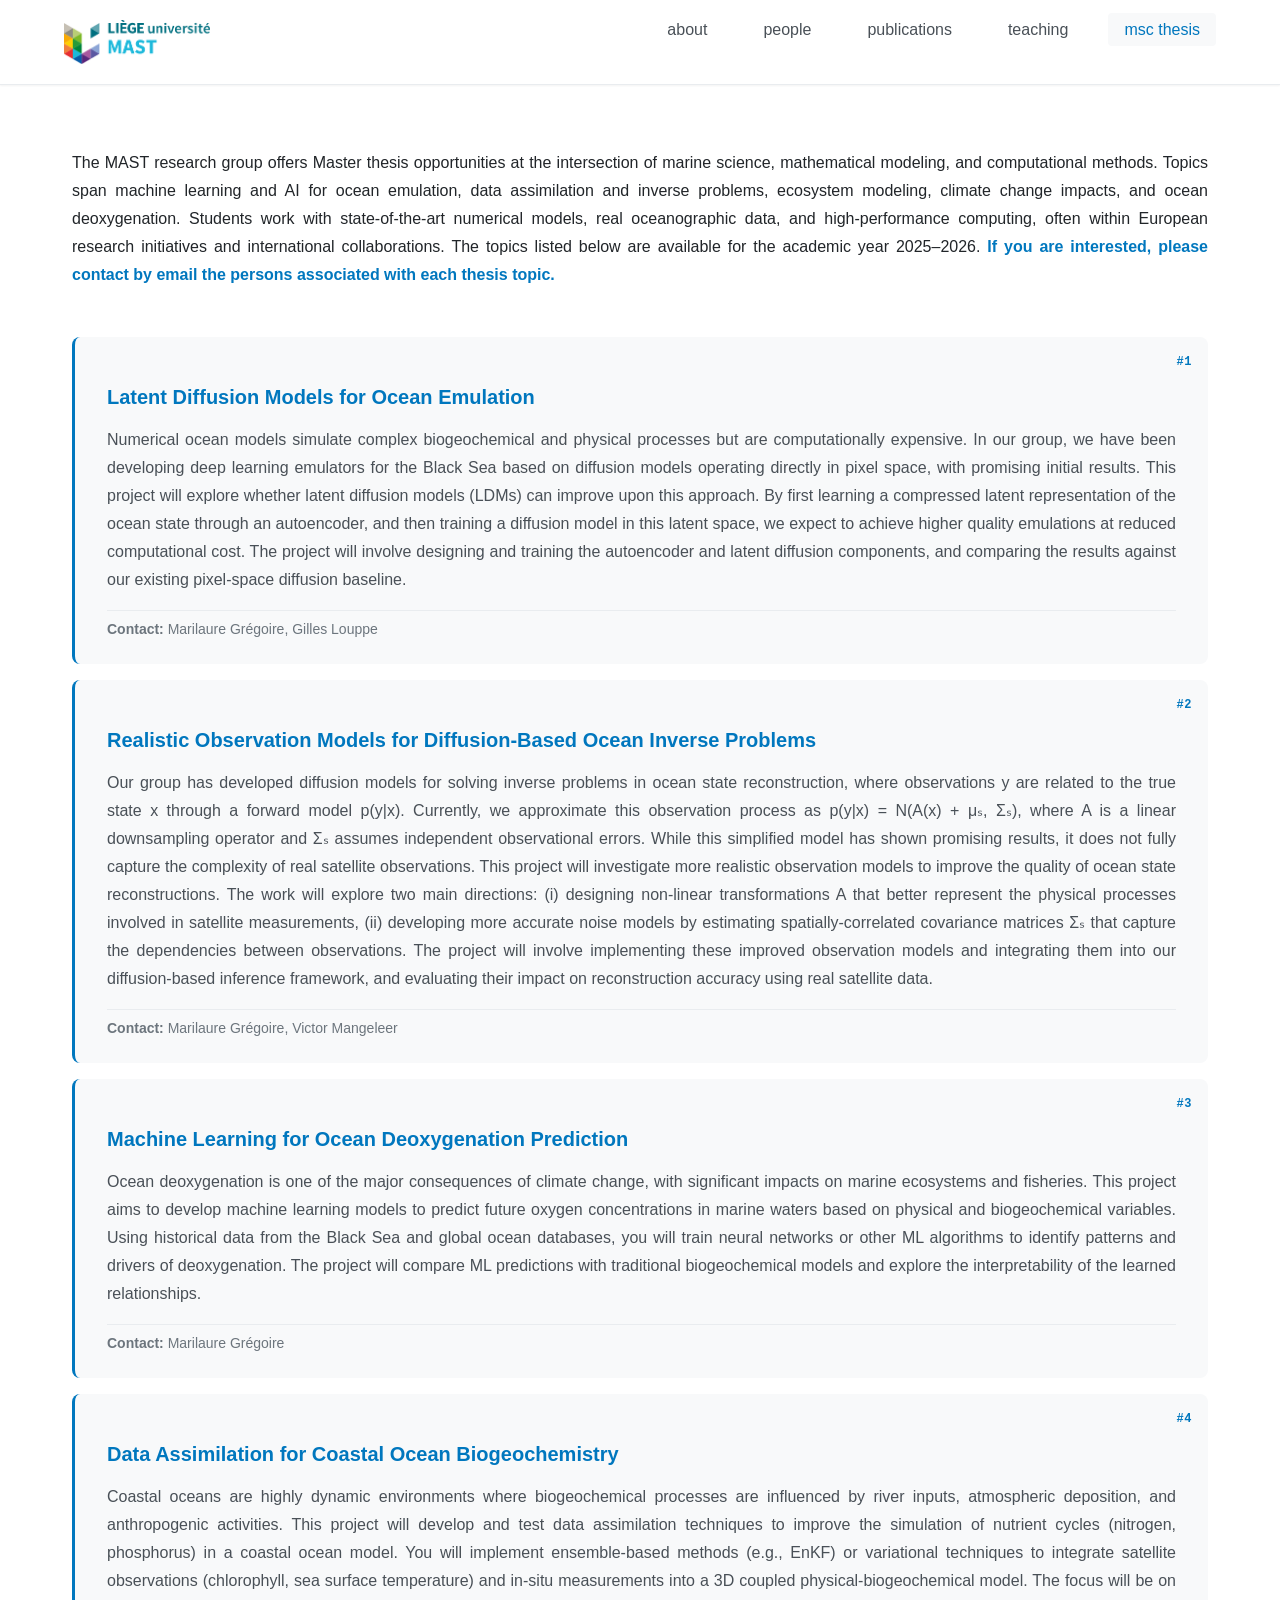
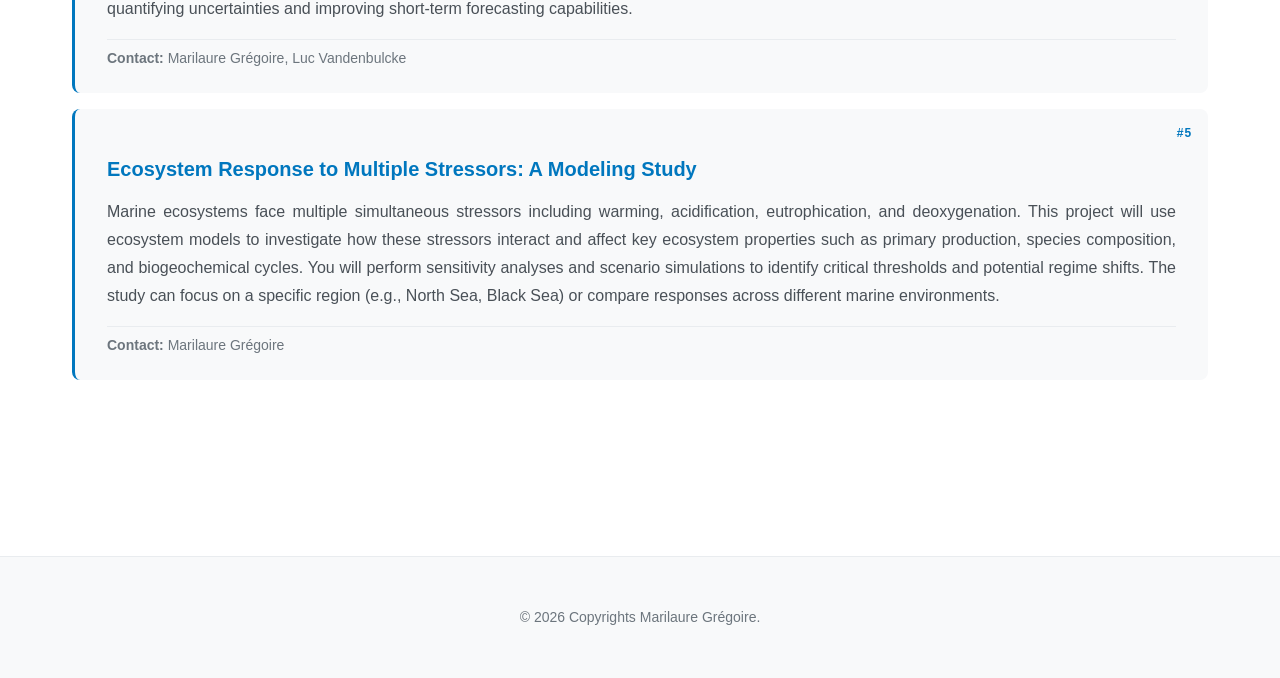
<file: pages/thesis-topics.html>
<!DOCTYPE html>
<html lang="en">
<head>
    <meta charset="UTF-8">
    <meta name="viewport" content="width=device-width, initial-scale=1.0">
    <meta name="description" content="Master thesis topics available in the MAST research group - ocean modeling, data assimilation, machine learning, biogeochemistry.">
    <meta name="keywords" content="Master thesis, ocean modeling, data assimilation, marine research, MAST, ULiège">

    <title>Marilaure Grégoire - MSc Thesis Topics</title>

    <!-- Stylesheet -->
    <link rel="stylesheet" href="../css/main.css">
</head>
<body>
    <!-- Header & Navigation -->
    <header class="site-header">
        <nav class="nav-container">
            <img src="../assets/mast.png" alt="MAST" class="nav-logo-mast">
            <button class="mobile-menu-toggle" aria-label="Toggle navigation menu">☰</button>

            <ul class="nav-menu">
                <li><a href="../index.html">about</a></li>
                <li><a href="people.html">people</a></li>
                <li><a href="publications.html">publications</a></li>
                <li><a href="teaching.html">teaching</a></li>
                <li><a href="thesis-topics.html" class="active">msc thesis</a></li>
            </ul>
        </nav>
    </header>

    <!-- Main Content -->
    <main class="main-content">
        <div class="mb-2xl" style="text-align: justify;">
            <p>
                The MAST research group offers Master thesis opportunities at the intersection
                of marine science, mathematical modeling, and computational methods. Topics span
                machine learning and AI for ocean emulation, data assimilation and inverse
                problems, ecosystem modeling, climate change impacts, and ocean deoxygenation.
                Students work with state-of-the-art numerical models, real oceanographic data,
                and high-performance computing, often within European research initiatives and
                international collaborations. The topics listed below are available for the academic year 2025–2026. <strong style="color: var(--ocean-blue);">If you are interested, please contact by email the persons associated with each thesis topic.</strong>
            </p>
        </div>

        <!-- Available Topics -->
        <section id="topics">
            <div id="topics-list">
                <div class="thesis-card">
                    <p>Loading thesis topics…</p>
                </div>
            </div>
        </section>
    </main>

    <!-- Footer -->
    <footer class="site-footer">
        <div class="footer-content">
            <p>© 2026 Copyrights Marilaure Grégoire.</p>
        </div>
    </footer>

    <!-- Scripts -->
    <script src="../js/navigation.js"></script>
    <script src="../js/main.js"></script>
    <script src="../js/thesis.js"></script>
</body>
</html>
</file>
<file: css/main.css>
/* ============================================
   Main Stylesheet - Marilaure Grégoire Website
   ============================================

   This file imports all CSS modules in the
   correct order for proper cascading.
   ============================================ */

/* 1. Variables - CSS custom properties */
@import './variables.css';

/* 2. Layout - Base structure and grid */
@import './layout.css';

/* 3. Components - Reusable UI elements */
@import './components.css';
</file>
